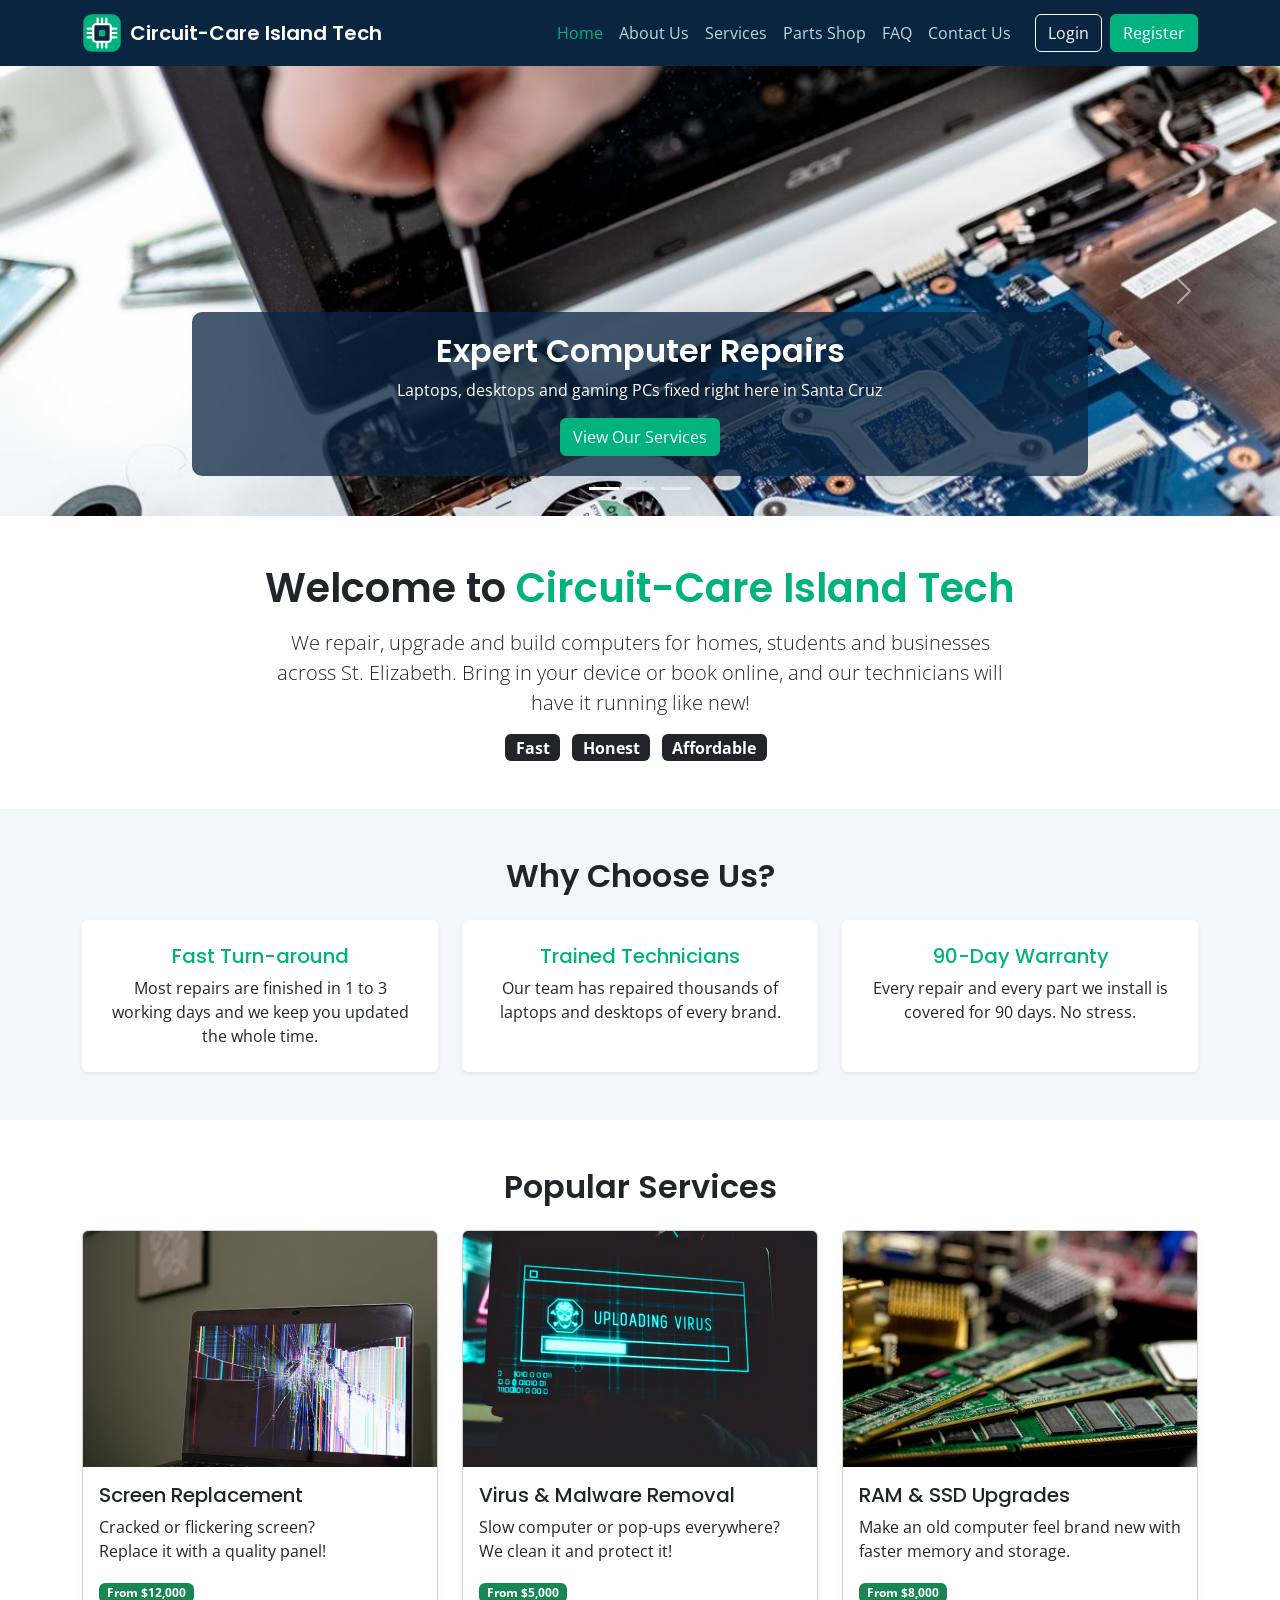
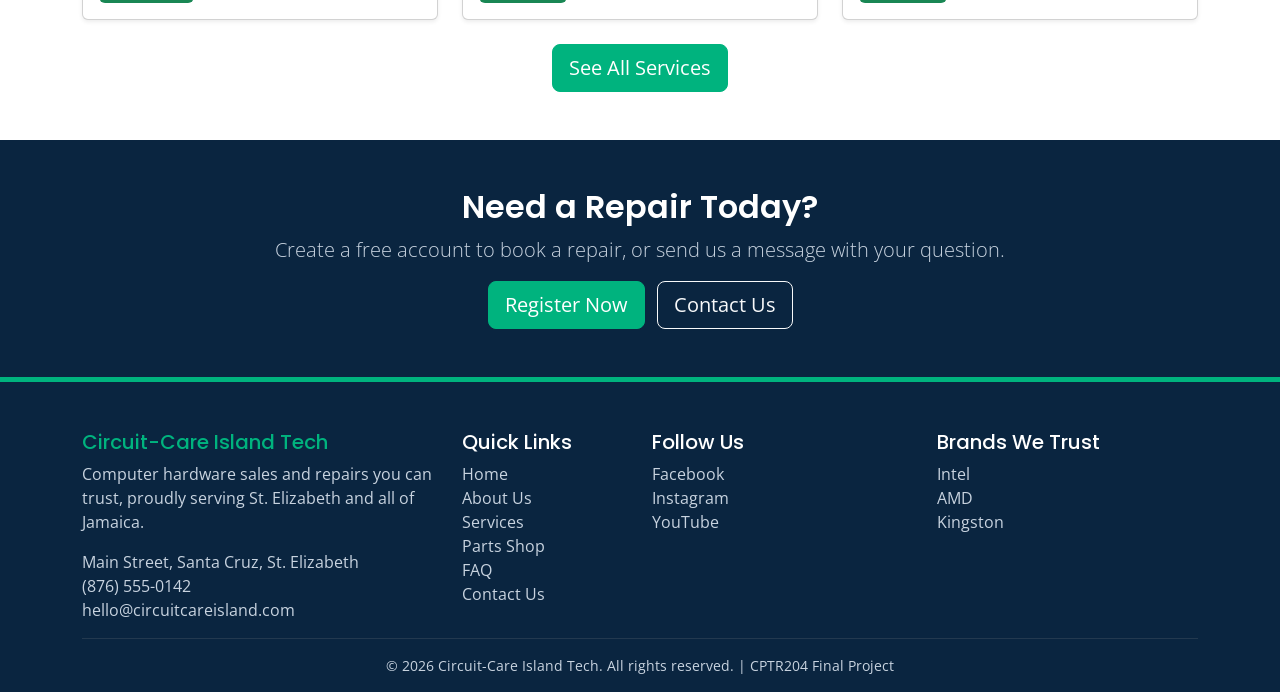
<file: index.html>
<!DOCTYPE html>
<html lang="en">
<head>
  <meta charset="UTF-8">
  <meta name="viewport" content="width=device-width, initial-scale=1.0">
  <title>Home | Circuit-Care Island Tech</title>

  <!-- BOOTSTRAP CSS -->
  <link href="https://cdn.jsdelivr.net/npm/bootstrap@5.3.8/dist/css/bootstrap.min.css" rel="stylesheet">

  <!-- GOOGLE FONTS -->
  <link href="https://fonts.googleapis.com/css2?family=Open+Sans:wght@400;600;700&family=Poppins:wght@500;600;700&display=swap" rel="stylesheet">

  <!-- CSS (EXTERNAL) -->
  <link href="css/style.css" rel="stylesheet">

  <!-- Internal CSS (Home Page Only)-->
   <style>
    
    /* Carousel Pictures */
    .carousel-item img{
      height: 450px;
      object-fit: cover;
    }

    /* Carousel Caption */
    .carousel-caption {
      background-color: rgba(10, 37, 64, 0.75);
      border-radius: 10px;
      padding: 20px;
      bottom: 40px;
    }

    /*Media Query */
    @media(max-width: 767px){
      .carousel-item img {
        height: 250px;
      }
    }

   </style>

</head>
<body>

  <!-- HEADER and NAVBAR -->
  <header>
    <nav class="navbar navbar-expand-lg navbar-dark bg-circuit">
      <div class="container">
        <a class="navbar-brand d-flex align-items-center gap-2" href="index.html">
          <img src="images/logo.svg" alt="Circuit-Care Island Tech logo" width="40" height="40">
          Circuit-Care Island Tech
        </a>
        <button class="navbar-toggler" type="button" data-bs-toggle="collapse" data-bs-target="#mainNav" aria-controls="mainNav" aria-expanded="false" aria-label="Toggle navigation">
          <span class="navbar-toggler-icon"></span>
        </button>

        <div class="collapse navbar-collapse" id="mainNav">
          <ul class="navbar-nav ms-auto">
            <li class="nav-item"><a class="nav-link active" aria-current="page" href="index.html">Home</a></li>
            <li class="nav-item"><a class="nav-link" href="about.html">About Us</a></li>
            <li class="nav-item"><a class="nav-link" href="services.html">Services</a></li>
            <li class="nav-item"><a class="nav-link" href="parts.html">Parts Shop</a></li>
            <li class="nav-item"><a class="nav-link" href="faq.html">FAQ</a></li>
            <li class="nav-item"><a class="nav-link" href="contact.html">Contact Us</a></li>
          </ul>

          <div class="d-flex gap-2 ms-lg-3 mt-2 mt-lg-0">
            <a class="btn btn-outline-light" href="login.html">Login</a>
            <a class="btn btn-circuit" href="register.html">Register</a>
          </div>
        </div>
      </div>
    </nav>
  </header>

  <!-- Main Content -->
  <main>

    <!-- Carousel -->
     <div id="carouselHome" class="carousel slide" data-bs-ride="carousel">

      <!-- Carousel Dots-->
       <div class="carousel-indicators">
        <button type="button" data-bs-target="#carouselHome" data-bs-slide-to="0" class="active"
        aria-current="true" aria-label="Slide 1"></button>

        <button type="button" data-bs-target="#carouselHome" data-bs-slide-to="1" 
        aria-label="Slide 2"></button>

        <button type="button" data-bs-target="#carouselHome" data-bs-slide-to="2" 
        aria-label="Slide 3"></button>
       </div>
       
      <!-- Carousel Slides-->
       <div class="carousel-inner">

        <!-- Slide 1 -->
        <div class="carousel-item active">
         <img src="images/slide1.jpg" class="d-block w-100" alt="Technician repairing a laptop">
        <div class="carousel-caption d-none d-md-block">
          <h2>Expert Computer Repairs</h2>
          <p>Laptops, desktops and gaming PCs fixed right here in Santa Cruz</p>
          <a href="services.html" class="btn btn-circuit">View Our Services</a>
        </div>
       </div>

          <!-- Slide 2 -->
       <div class="carousel-item">
        <img src="images/slide2.jpg" class="d-block w-100" alt="Computer parts on a workbench">
        <div class="carousel-caption d-none d-md-block">
          <h2>Quality Parts &amp; Upgrades</h2>
          <p>SSDs, RAM, graphics cards and more, in stock and ready to install</p>
          <a href="parts.html" class="btn btn-circuit">Shop Parts</a>
        </div>
       </div>

           <!-- Slide 3 -->
       <div class="carousel-item">
        <img src="images/slide3.jpg" class="d-block w-100" alt="Customer booking a repair online">
        <div class="carousel-caption d-none d-md-block">
          <h2>Book Your Repairs Online</h2>
          <p>Create a free account and track your repair from start to finish</p>
          <a href="register.html" class="btn btn-circuit">Create an Account</a>
        </div>
       </div>
      </div>


          <!-- Carousel Arrows -->
      <button class="carousel-control-prev" type="button" data-bs-target="#carouselHome" data-bs-slide="prev">
        <span class="carousel-control-prev-icon" aria-hidden="true"></span>
        <span class="visually-hidden">Previous</span>
      </button>

      <button class="carousel-control-next" type="button" data-bs-target="#carouselHome" data-bs-slide="next">
        <span class="carousel-control-next-icon" aria-hidden="true"></span>
        <span class="visually-hidden">Next</span>
      </button>
    </div>

    <!-- Welcome Section -->
    <section class="py-5 text-center">
      <div class="container">
        <h1 class="mb-3">Welcome to <span class="text-circuit">Circuit-Care Island Tech</span></h1>
        <p class="lead mx-auto" style="max-width: 750px;">
          We repair, upgrade and build computers for homes, students and businesses
          across St. Elizabeth. Bring in your device or book online, and our technicians
          will have it running like new!
        </p>
        <span class="badge text-bg-dark fs-6 me-2">Fast</span>
        <span class="badge text-bg-dark fs-6 me-2">Honest</span>
        <span class="badge text-bg-dark fs-6 me-2">Affordable</span>
      </div>
    </section>

    <!-- Why Choose Us -->
    <section class="bg-soft py-5">
      <div class="container">
        <h2 class="text-center mb-4">Why Choose Us?</h2>
        <div class="row g-4">
          
          <!-- Card 1 (Why Choose Us) -->
          <div class="col-md-4">
            <div class="card h-100 text-center border-0 shadow-sm card-hover">
              <div class="card-body p-4">
                <h3 class="h5 text-circuit">Fast Turn-around</h3>
                <p class="card-text">Most repairs are finished in 1 to 3 working days
                  and we keep you updated the whole time.
                </p>
              </div>
            </div> 
          </div>

          <!-- Card 2 (Why Choose Us) -->
           <div class="col-md-4">
            <div class="card h-100 text-center border-0 shadow-sm card-hover">
              <div class="card-body p-4">
                <h3 class="h5 text-circuit">Trained Technicians</h3>
                <p class="card-text">Our team has repaired thousands of 
                  laptops and desktops of every brand.
                </p>
              </div>
            </div> 
          </div>

          <!-- Card 3 (Why Choose Us) -->
           <div class="col-md-4">
            <div class="card h-100 text-center border-0 shadow-sm card-hover">
              <div class="card-body p-4">
                <h3 class="h5 text-circuit">90-Day Warranty</h3>
                <p class="card-text">Every repair and every part we install
                  is covered for 90 days. No stress.
                </p>
              </div>
            </div> 
          </div>

        </div>
      </div>
    </section>
    
    <!-- Featured Services (Image Cards) -->
     <section class="py-5">
      <div class="container">
        <h2 class="text-center mb-4">Popular Services</h2>
        <div class="row g-4">

          <!-- Service Card 1 -->
           <div class="col-md-4">
            <div class="card h-100 shadow-sm card-hover">
              <img src="images/service-screen.jpg" class="card-img-top" alt="Laptop screen replacement">
              <div class="card-body">
                <h3 class="h5 card-title">Screen Replacement</h3>
                <p class="card-text">Cracked or flickering screen? <br>Replace it with a quality panel!</p>
                <span class="badge text-bg-success">From $12,000</span>
              </div>
            </div>
           </div>

          <!-- Service Card 2 -->
           <div class="col-md-4">
            <div class="card h-100 shadow-sm card-hover">
              <img src="images/service-virus.jpg" class="card-img-top" alt="Virus and malware removal">
              <div class="card-body">
                <h3 class="h5 card-title">Virus &amp; Malware Removal</h3>
                <p class="card-text">Slow computer or pop-ups everywhere? <br>We clean it and protect it!</p>
                <span class="badge text-bg-success">From $5,000</span>
              </div>
            </div>
           </div>

           
          <!-- Service Card 3 -->
           <div class="col-md-4">
            <div class="card h-100 shadow-sm card-hover">
              <img src="images/service-upgrade.jpg" class="card-img-top" alt="RAM and SSD upgrade">
              <div class="card-body">
                <h3 class="h5 card-title">RAM &amp; SSD Upgrades</h3>
                <p class="card-text">Make an old computer feel brand new with faster memory and storage.</p>
                <span class="badge text-bg-success">From $8,000</span>
              </div>
            </div>
           </div>

        </div>
        <div class="text-center mt-4">
          <a href="services.html" class="btn btn-circuit btn-lg">See All Services</a>
        </div>
      </div>
     </section>

    <!-- Call to Action -->
     <section class="bg-circuit text-white py-5 text-center">
      <div class="container">
        <h2>Need a Repair Today?</h2>
        <p class="lead footer-text">Create a free account to book a repair, or
          send us a message with your question.
        </p> 
        <a href="register.html" class="btn btn-circuit btn-lg me-2">Register Now</a>
        <a href="contact.html" class="btn btn-outline-light btn-lg">Contact Us</a>
      </div>
     </section>

  </main>

  <!-- FOOTER -->
  <footer class="bg-circuit text-white pt-5 pb-3">
    <div class="container">
      <div class="row g-4">
        <!-- FOOTER: ABOUT THE STORE -->
        <div class="col-md-4">
          <h2 class="h5 text-circuit">Circuit-Care Island Tech</h2>
          <p class="footer-text">Computer hardware sales and repairs you can trust, proudly serving St. Elizabeth and all of Jamaica.</p>
          <p class="footer-text mb-0">Main Street, Santa Cruz, St. Elizabeth<br>(876) 555-0142<br>hello@circuitcareisland.com</p>
        </div>

        <!-- FOOTER: QUICK LINKS -->
        <div class="col-6 col-md-2">
          <h2 class="h5">Quick Links</h2>
          <ul class="list-unstyled">
            <li><a class="footer-link" href="index.html">Home</a></li>
            <li><a class="footer-link" href="about.html">About Us</a></li>
            <li><a class="footer-link" href="services.html">Services</a></li>
            <li><a class="footer-link" href="parts.html">Parts Shop</a></li>
            <li><a class="footer-link" href="faq.html">FAQ</a></li>
            <li><a class="footer-link" href="contact.html">Contact Us</a></li>
          </ul>
        </div>

        <!-- FOOTER: FOLLOW US (EXTERNAL LINKS - OPEN IN A NEW TAB) -->
        <div class="col-6 col-md-3">
          <h2 class="h5">Follow Us</h2>
          <ul class="list-unstyled">
            <li><a class="footer-link" href="https://www.facebook.com" target="_blank" rel="noopener">Facebook</a></li>
            <li><a class="footer-link" href="https://www.instagram.com" target="_blank" rel="noopener">Instagram</a></li>
            <li><a class="footer-link" href="https://www.youtube.com" target="_blank" rel="noopener">YouTube</a></li>
          </ul>
        </div>

        <!-- FOOTER: BRANDS WE TRUST (EXTERNAL LINKS - OPEN IN A NEW TAB) -->
        <div class="col-md-3">
          <h2 class="h5">Brands We Trust</h2>
          <ul class="list-unstyled">
            <li><a class="footer-link" href="https://www.intel.com" target="_blank" rel="noopener">Intel</a></li>
            <li><a class="footer-link" href="https://www.amd.com" target="_blank" rel="noopener">AMD</a></li>
            <li><a class="footer-link" href="https://www.kingston.com" target="_blank" rel="noopener">Kingston</a></li>
          </ul>
        </div>
      </div>
      <hr class="border-secondary">
      <p class="text-center footer-text small mb-0">&copy; 2026 Circuit-Care Island Tech. All rights reserved. | CPTR204 Final Project</p>
    </div>
  </footer>

  <!-- Bootstrap JavaScript  -->
  <script src="https://cdn.jsdelivr.net/npm/bootstrap@5.3.8/dist/js/bootstrap.bundle.min.js"></script>

  <!-- Shared Code: Accounts, Cart and Navbar (Every Page) -->
  <script src="js/store.js"></script>
</body>
</html>
</file>
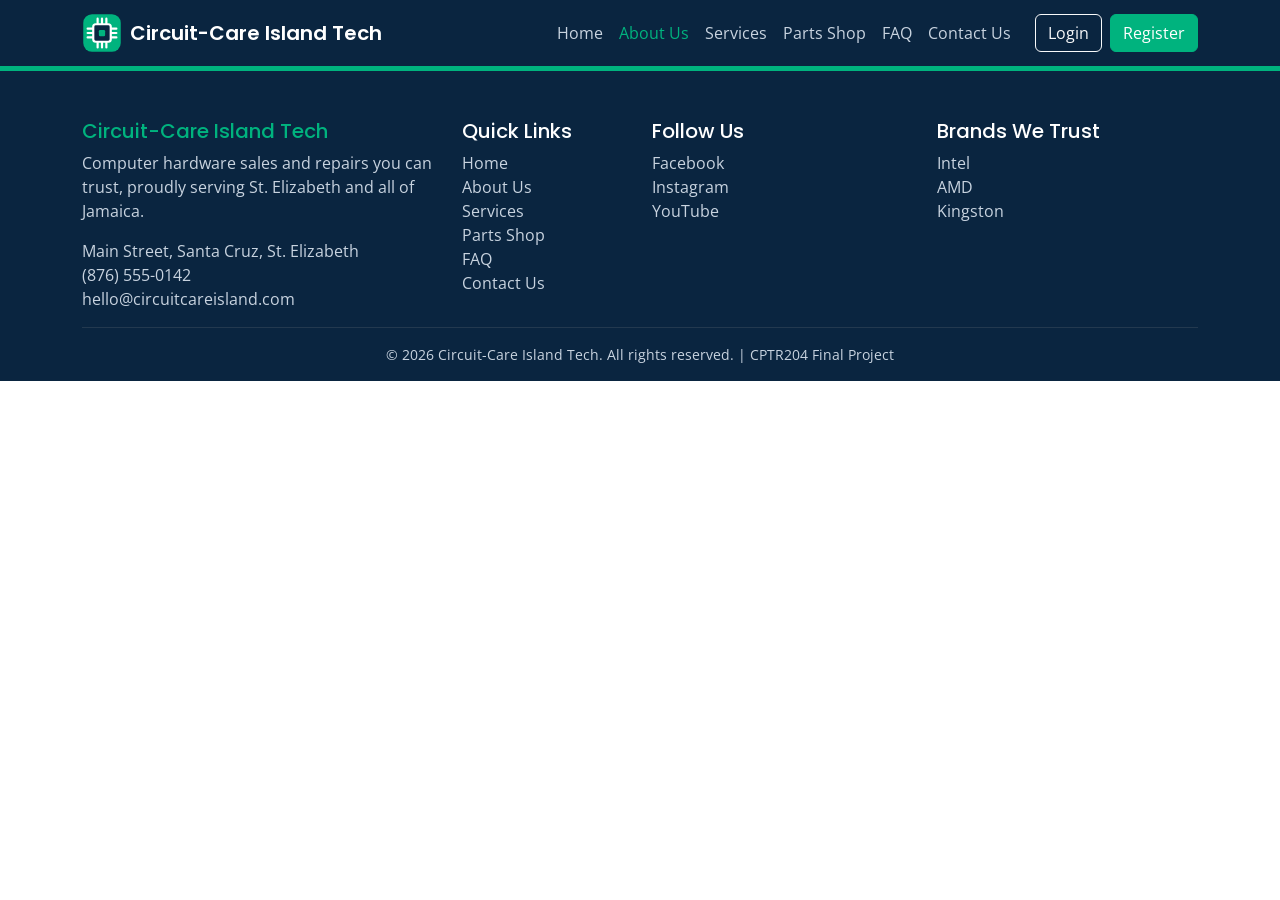
<file: about.html>
<!DOCTYPE html>
<html lang="en">
<head>
  <meta charset="UTF-8">
  <meta name="viewport" content="width=device-width, initial-scale=1.0">
  <title>About Us | Circuit-Care Island Tech</title>

  <!-- BOOTSTRAP CSS -->
  <link href="https://cdn.jsdelivr.net/npm/bootstrap@5.3.8/dist/css/bootstrap.min.css" rel="stylesheet">
  
  <!-- GOOGLE FONTS (Poppins for headings, Open Sans for text) -->
  <link href="https://fonts.googleapis.com/css2?family=Open+Sans:wght@400;600;700&family=Poppins:wght@500;600;700&display=swap" rel="stylesheet">
  <!-- OUR OWN CSS (EXTERNAL) -->
  <link href="css/style.css" rel="stylesheet">
</head>
<body>

  <!-- HEADER + NAVBAR -->
  <header>
    <nav class="navbar navbar-expand-lg navbar-dark bg-circuit">
      <div class="container">
        <a class="navbar-brand d-flex align-items-center gap-2" href="index.html">
          <img src="images/logo.svg" alt="Circuit-Care Island Tech logo" width="40" height="40">
          Circuit-Care Island Tech
        </a>
        <button class="navbar-toggler" type="button" data-bs-toggle="collapse" data-bs-target="#mainNav" aria-controls="mainNav" aria-expanded="false" aria-label="Toggle navigation">
          <span class="navbar-toggler-icon"></span>
        </button>
        <div class="collapse navbar-collapse" id="mainNav">
          <ul class="navbar-nav ms-auto">
            <li class="nav-item"><a class="nav-link" href="index.html">Home</a></li>
            <li class="nav-item"><a class="nav-link active" aria-current="page" href="about.html">About Us</a></li>
            <li class="nav-item"><a class="nav-link" href="services.html">Services</a></li>
            <li class="nav-item"><a class="nav-link" href="parts.html">Parts Shop</a></li>
            <li class="nav-item"><a class="nav-link" href="faq.html">FAQ</a></li>
            <li class="nav-item"><a class="nav-link" href="contact.html">Contact Us</a></li>
          </ul>
          <div class="d-flex gap-2 ms-lg-3 mt-2 mt-lg-0">
            <a class="btn btn-outline-light" href="login.html">Login</a>
            <a class="btn btn-circuit" href="register.html">Register</a>
          </div>
        </div>
      </div>
    </nav>
  </header>

  <!-- MAIN CONTENT -->
  <main>
    <!-- ===== ADRIAN HAMILTON: BUILD THE ABOUT US PAGE CONTENT HERE =====
         Follow the "About Us" section of the guide (guides folder).
         Paste each step's code below this comment, in order. -->
  </main>

  <!-- FOOTER -->
  <footer class="bg-circuit text-white pt-5 pb-3">
    <div class="container">
      <div class="row g-4">
        <!-- FOOTER: ABOUT THE STORE -->
        <div class="col-md-4">
          <h2 class="h5 text-circuit">Circuit-Care Island Tech</h2>
          <p class="footer-text">Computer hardware sales and repairs you can trust, proudly serving St. Elizabeth and all of Jamaica.</p>
          <p class="footer-text mb-0">Main Street, Santa Cruz, St. Elizabeth<br>(876) 555-0142<br>hello@circuitcareisland.com</p>
        </div>
        <!-- FOOTER: QUICK LINKS -->
        <div class="col-6 col-md-2">
          <h2 class="h5">Quick Links</h2>
          <ul class="list-unstyled">
            <li><a class="footer-link" href="index.html">Home</a></li>
            <li><a class="footer-link" href="about.html">About Us</a></li>
            <li><a class="footer-link" href="services.html">Services</a></li>
            <li><a class="footer-link" href="parts.html">Parts Shop</a></li>
            <li><a class="footer-link" href="faq.html">FAQ</a></li>
            <li><a class="footer-link" href="contact.html">Contact Us</a></li>
          </ul>
        </div>
        <!-- FOOTER: FOLLOW US (EXTERNAL LINKS - OPEN IN A NEW TAB) -->
        <div class="col-6 col-md-3">
          <h2 class="h5">Follow Us</h2>
          <ul class="list-unstyled">
            <li><a class="footer-link" href="https://www.facebook.com" target="_blank" rel="noopener">Facebook</a></li>
            <li><a class="footer-link" href="https://www.instagram.com" target="_blank" rel="noopener">Instagram</a></li>
            <li><a class="footer-link" href="https://www.youtube.com" target="_blank" rel="noopener">YouTube</a></li>
          </ul>
        </div>
        <!-- FOOTER: BRANDS WE TRUST (EXTERNAL LINKS - OPEN IN A NEW TAB) -->
        <div class="col-md-3">
          <h2 class="h5">Brands We Trust</h2>
          <ul class="list-unstyled">
            <li><a class="footer-link" href="https://www.intel.com" target="_blank" rel="noopener">Intel</a></li>
            <li><a class="footer-link" href="https://www.amd.com" target="_blank" rel="noopener">AMD</a></li>
            <li><a class="footer-link" href="https://www.kingston.com" target="_blank" rel="noopener">Kingston</a></li>
          </ul>
        </div>
      </div>
      <hr class="border-secondary">
      <p class="text-center footer-text small mb-0">&copy; 2026 Circuit-Care Island Tech. All rights reserved. | CPTR204 Final Project</p>
    </div>
  </footer>

  <!-- BOOTSTRAP JAVASCRIPT (needed for the navbar menu, carousel and accordion) -->
  <script src="https://cdn.jsdelivr.net/npm/bootstrap@5.3.8/dist/js/bootstrap.bundle.min.js"></script>

  <!-- Shared Code: Accounts, Cart and Navbar (Every Page) -->
  <script src="js/store.js"></script>
</body>
</html>
</file>
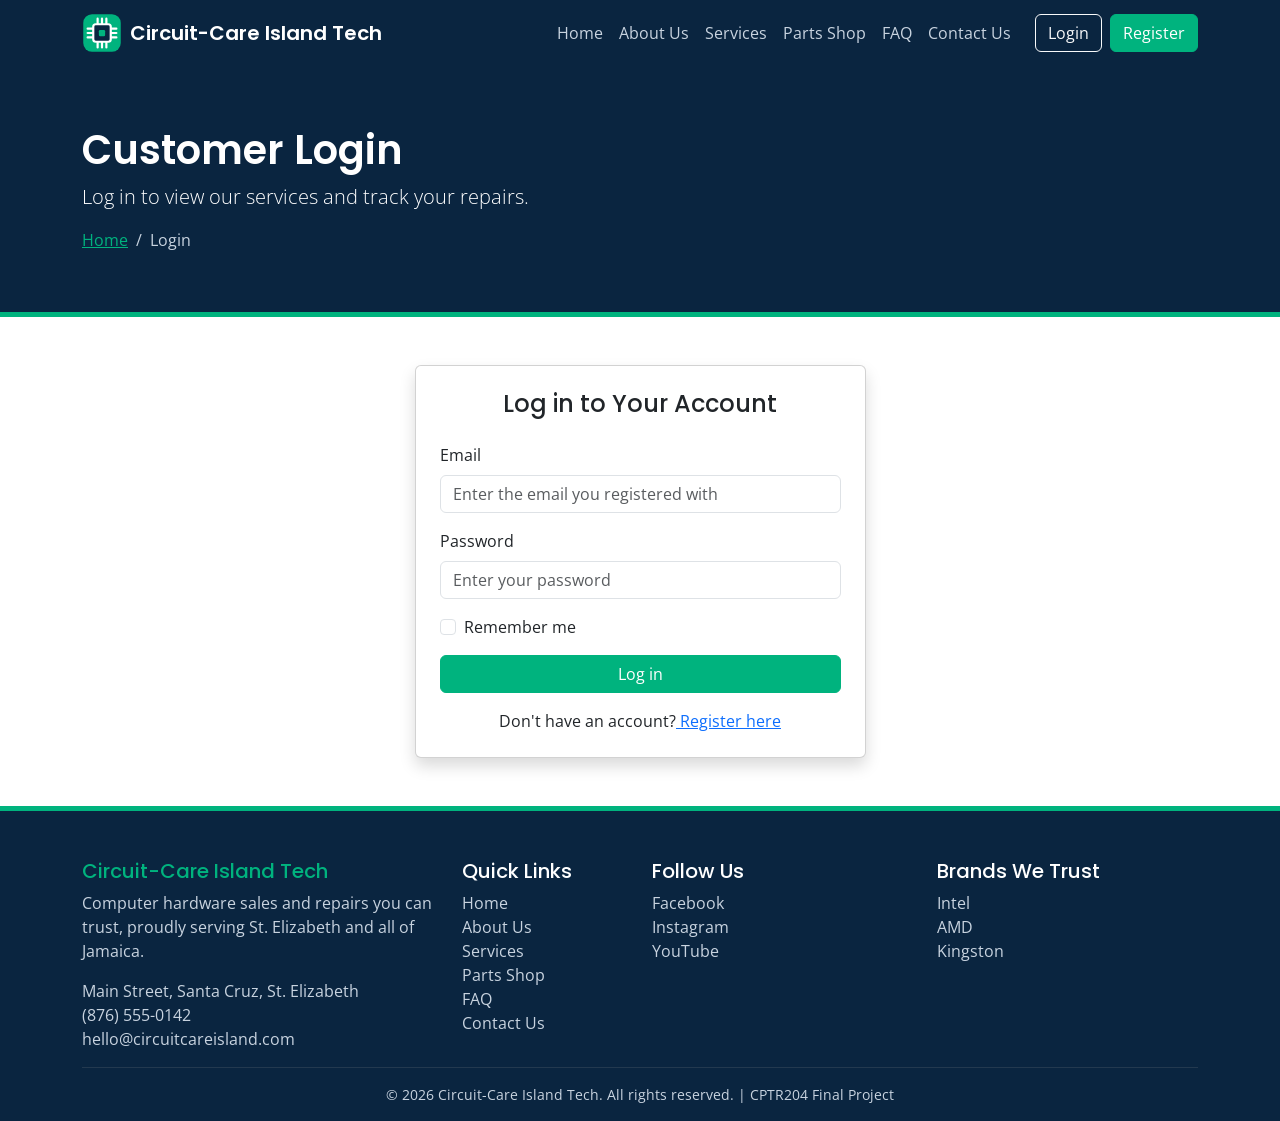
<file: admin.html>
<!DOCTYPE html>
<html lang="en">
<head>
  <meta charset="UTF-8">
  <meta name="viewport" content="width=device-width, initial-scale=1.0">
  <title>Admin Panel | Circuit-Care Island Tech</title>

  <!-- BOOTSTRAP CSS -->
  <link href="https://cdn.jsdelivr.net/npm/bootstrap@5.3.8/dist/css/bootstrap.min.css" rel="stylesheet">

  <!-- GOOGLE FONTS (Poppins for headings, Open Sans for text) -->
  <link href="https://fonts.googleapis.com/css2?family=Open+Sans:wght@400;600;700&family=Poppins:wght@500;600;700&display=swap" rel="stylesheet">
  
  <!-- OUR OWN CSS (EXTERNAL) -->
  <link href="css/style.css" rel="stylesheet">
</head>
<body>

  <!-- HEADER + NAVBAR -->
  <header>
    <nav class="navbar navbar-expand-lg navbar-dark bg-circuit">
      <div class="container">
        <a class="navbar-brand d-flex align-items-center gap-2" href="index.html">
          <img src="images/logo.svg" alt="Circuit-Care Island Tech logo" width="40" height="40">
          Circuit-Care Island Tech
        </a>
        <button class="navbar-toggler" type="button" data-bs-toggle="collapse" data-bs-target="#mainNav" aria-controls="mainNav" aria-expanded="false" aria-label="Toggle navigation">
          <span class="navbar-toggler-icon"></span>
        </button>
        <div class="collapse navbar-collapse" id="mainNav">
          <ul class="navbar-nav ms-auto">
            <li class="nav-item"><a class="nav-link" href="index.html">Home</a></li>
            <li class="nav-item"><a class="nav-link" href="about.html">About Us</a></li>
            <li class="nav-item"><a class="nav-link" href="services.html">Services</a></li>
            <li class="nav-item"><a class="nav-link" href="parts.html">Parts Shop</a></li>
            <li class="nav-item"><a class="nav-link" href="faq.html">FAQ</a></li>
            <li class="nav-item"><a class="nav-link" href="contact.html">Contact Us</a></li>
          </ul>
          <div class="d-flex gap-2 ms-lg-3 mt-2 mt-lg-0">
            <a class="btn btn-outline-light" href="login.html">Login</a>
            <a class="btn btn-circuit" href="register.html">Register</a>
          </div>
        </div>
      </div>
    </nav>
  </header>

  <!-- Main Content -->
  <main>
    <!-- Page Banner -->
    <section class="page-banner">
      <div class="container">
        <h1>Admin Panel</h1>
        <p class="lead mb-0">Registered customers and orders placed on the website.</p>
      </div>
    </section>

    <!-- Admin Area -->
    <section class="py-5" id="adminArea">
      <div class="container">

        <!-- Summary Cards -->
        <div class="row g-4 mb-5 text-center">

          <div class="col-md-4">
            <div class="card border-0 shadow-sm h-100">
              <div class="card-body">
                <p class="text-muted mb-1">Registered Customers</p>
                <p class="display-6 fw-bold text-circuit mb-0" id="customerCount">0</p>
              </div>
            </div>
          </div>

          <div class="col-md-4">
            <div class="card border-0 shadow-sm h-100">
              <div class="card-body">
                <p class="text-muted mb-1">Orders Placed</p>
                <p class="display-6 fw-bold text-circuit mb-0" id="orderCount">0</p>
              </div>
            </div>
          </div>

          <div class="col-md-4">
            <div class="card border-0 shadow-sm h-100">
              <div class="card-body">
                <p class="text-muted mb-1">Total Sales</p>
                <p class="display-6 fw-bold text-circuit mb-0" id="salesTotal">$0</p>
              </div>
            </div>
          </div>

        </div>

        <!-- Customers Table -->
        <h2 class="h4 mb-3">Registered Customers</h2>
        <div class="table-responsive mb-5">
          <table class="table table-striped table-hover">
            <thead class="table-dark">
              <tr>
                <th>Name</th>
                <th>Email</th>
                <th>Phone</th>
                <th>Main Device</th>
              </tr>
            </thead>

            <tbody id="customerRows"></tbody>
          </table>
        </div>

        <!-- Orders Table -->
        <h2 class="h4 mb-3">Orders</h2>
        <div class="table-responsive mb-4">
          <table class="table table-striped table-hover">
            <thead class="table-dark">
              <tr>
                <th>Order #</th>
                <th>Customer</th>
                <th>Items</th>
                <th>Delivery</th>
                <th>Payment</th>
                <th>Total</th>
                <th>Date</th>
              </tr>
            </thead>

            <tbody id="orderRows"></tbody>
          </table>
        </div>

        <!-- Reset Button (For Testing Before the Demo) -->
        <button type="button" class="btn btn-outline-danger" onclick="clearDemoData()">Clear all customers and orders</button>

      </div>
    </section>

  </main>

  <!-- FOOTER -->
  <footer class="bg-circuit text-white pt-5 pb-3">
    <div class="container">
      <div class="row g-4">

        <!-- FOOTER: ABOUT THE STORE -->
        <div class="col-md-4">
          <h2 class="h5 text-circuit">Circuit-Care Island Tech</h2>
          <p class="footer-text">Computer hardware sales and repairs you can trust, proudly serving St. Elizabeth and all of Jamaica.</p>
          <p class="footer-text mb-0">Main Street, Santa Cruz, St. Elizabeth<br>(876) 555-0142<br>hello@circuitcareisland.com</p>
        </div>

        <!-- FOOTER: QUICK LINKS -->
        <div class="col-6 col-md-2">
          <h2 class="h5">Quick Links</h2>
          <ul class="list-unstyled">
            <li><a class="footer-link" href="index.html">Home</a></li>
            <li><a class="footer-link" href="about.html">About Us</a></li>
            <li><a class="footer-link" href="services.html">Services</a></li>
            <li><a class="footer-link" href="parts.html">Parts Shop</a></li>
            <li><a class="footer-link" href="faq.html">FAQ</a></li>
            <li><a class="footer-link" href="contact.html">Contact Us</a></li>
          </ul>
        </div>
        
        <!-- FOOTER: FOLLOW US (EXTERNAL LINKS - OPEN IN A NEW TAB) -->
        <div class="col-6 col-md-3">
          <h2 class="h5">Follow Us</h2>
          <ul class="list-unstyled">
            <li><a class="footer-link" href="https://www.facebook.com" target="_blank" rel="noopener">Facebook</a></li>
            <li><a class="footer-link" href="https://www.instagram.com" target="_blank" rel="noopener">Instagram</a></li>
            <li><a class="footer-link" href="https://www.youtube.com" target="_blank" rel="noopener">YouTube</a></li>
          </ul>
        </div>

        <!-- FOOTER: BRANDS WE TRUST (EXTERNAL LINKS - OPEN IN A NEW TAB) -->
        <div class="col-md-3">
          <h2 class="h5">Brands We Trust</h2>
          <ul class="list-unstyled">
            <li><a class="footer-link" href="https://www.intel.com" target="_blank" rel="noopener">Intel</a></li>
            <li><a class="footer-link" href="https://www.amd.com" target="_blank" rel="noopener">AMD</a></li>
            <li><a class="footer-link" href="https://www.kingston.com" target="_blank" rel="noopener">Kingston</a></li>
          </ul>
        </div>
      </div>
      <hr class="border-secondary">
      <p class="text-center footer-text small mb-0">&copy; 2026 Circuit-Care Island Tech. All rights reserved. | CPTR204 Final Project</p>
    </div>
  </footer>

  <!-- BOOTSTRAP JAVASCRIPT -->
  <script src="https://cdn.jsdelivr.net/npm/bootstrap@5.3.8/dist/js/bootstrap.bundle.min.js"></script>

  <!-- Shared Code: Accounts, Cart and Navbar (Every Page) -->
  <script src="js/store.js"></script>

  <!-- OUR JAVASCRIPT FOR THIS PAGE -->
  <script src="js/admin.js"></script>
</body>
</html>
</file>
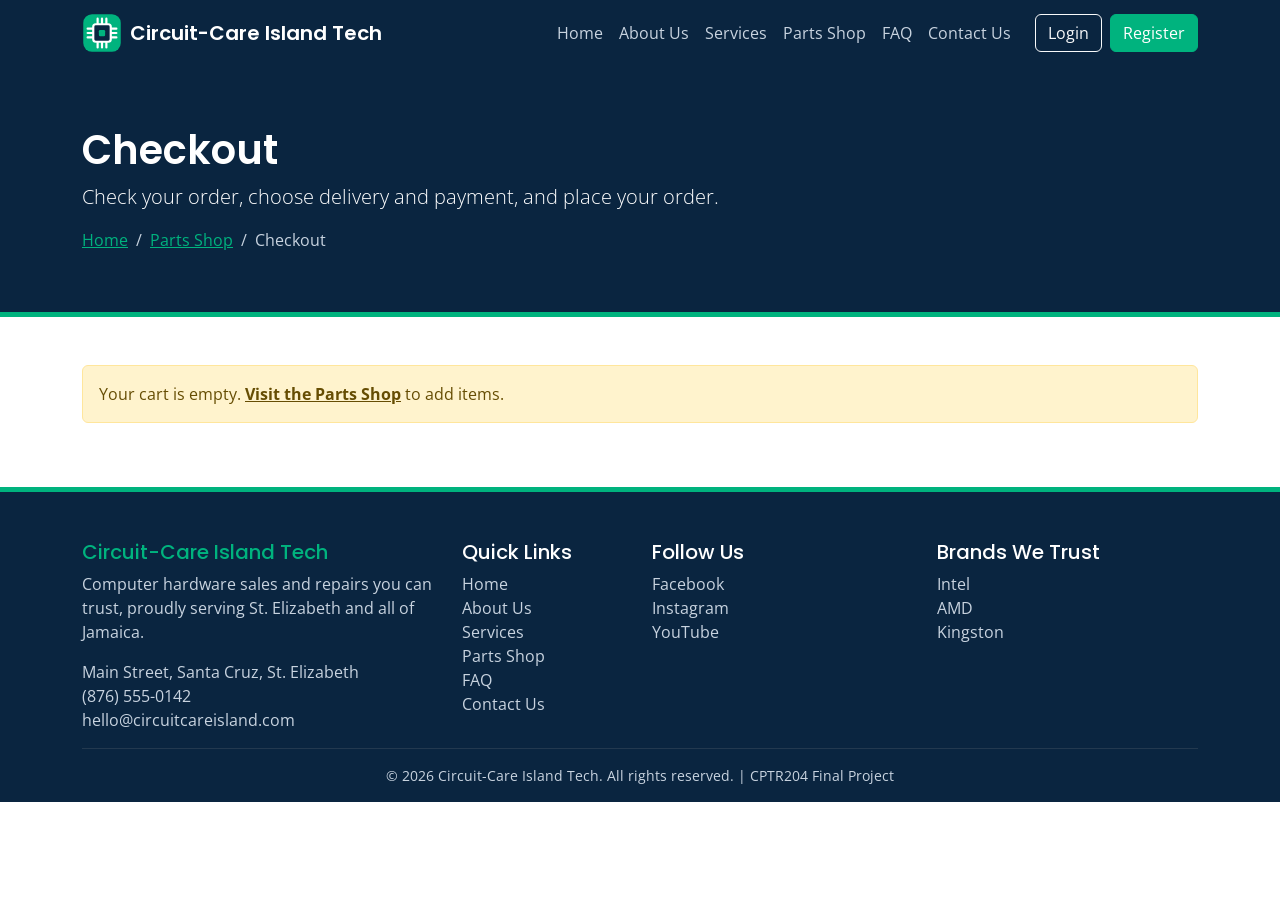
<file: checkout.html>
<!DOCTYPE html>
<html lang="en">
<head>
  <meta charset="UTF-8">
  <meta name="viewport" content="width=device-width, initial-scale=1.0">
  <title>Checkout | Circuit-Care Island Tech</title>

  <!-- BOOTSTRAP CSS -->
  <link href="https://cdn.jsdelivr.net/npm/bootstrap@5.3.8/dist/css/bootstrap.min.css" rel="stylesheet">

  <!-- GOOGLE FONTS (Poppins for headings, Open Sans for text) -->
  <link href="https://fonts.googleapis.com/css2?family=Open+Sans:wght@400;600;700&family=Poppins:wght@500;600;700&display=swap" rel="stylesheet">
  
  <!-- OUR OWN CSS (EXTERNAL) -->
  <link href="css/style.css" rel="stylesheet">
</head>
<body>

  <!-- HEADER + NAVBAR -->
  <header>
    <nav class="navbar navbar-expand-lg navbar-dark bg-circuit">
      <div class="container">
        <a class="navbar-brand d-flex align-items-center gap-2" href="index.html">
          <img src="images/logo.svg" alt="Circuit-Care Island Tech logo" width="40" height="40">
          Circuit-Care Island Tech
        </a>
        <button class="navbar-toggler" type="button" data-bs-toggle="collapse" data-bs-target="#mainNav" aria-controls="mainNav" aria-expanded="false" aria-label="Toggle navigation">
          <span class="navbar-toggler-icon"></span>
        </button>
        <div class="collapse navbar-collapse" id="mainNav">
          <ul class="navbar-nav ms-auto">
            <li class="nav-item"><a class="nav-link" href="index.html">Home</a></li>
            <li class="nav-item"><a class="nav-link" href="about.html">About Us</a></li>
            <li class="nav-item"><a class="nav-link" href="services.html">Services</a></li>
            <li class="nav-item"><a class="nav-link" href="parts.html">Parts Shop</a></li>
            <li class="nav-item"><a class="nav-link" href="faq.html">FAQ</a></li>
            <li class="nav-item"><a class="nav-link" href="contact.html">Contact Us</a></li>
          </ul>
          <div class="d-flex gap-2 ms-lg-3 mt-2 mt-lg-0">
            <a class="btn btn-outline-light" href="login.html">Login</a>
            <a class="btn btn-circuit" href="register.html">Register</a>
          </div>
        </div>
      </div>
    </nav>
  </header>

  <!-- Main Content -->
  <main>
    <!-- Page Banner and Breadcrumb -->
    <section class="page-banner">
      <div class="container">
        <h1>Checkout</h1>
        <p class="lead mb-3">Check your order, choose delivery and payment, and place your order.</p>
        <nav aria-label="breadcrumb">
          <ol class="breadcrumb mb-0">
            <li class="breadcrumb-item"><a href="index.html">Home</a></li>
            <li class="breadcrumb-item"><a href="parts.html">Parts Shop</a></li>
            <li class="breadcrumb-item active" aria-current="page">Checkout</li>
          </ol>
        </nav>
      </div>
    </section>

    <!-- Checkout -->
    <section class="py-5">
      <div class="container">

        <!-- Message Box (Javascript Message) -->
        <div id="checkoutMessage"></div>

        <div class="row g-5" id="checkoutRow">

          <!-- Checkout Form (Left) -->
          <div class="col-lg-7">
            <div class="card shadow-sm">
              <div class="card-body p-4">
                <form id="checkoutForm">

                  <!-- Delivery Details -->
                  <fieldset class="mb-4">
                    <legend class="h6 text-circuit">Delivery Details</legend>
                    <div class="row g-3">

                      <div class="col-md-6">
                        <label for="fullName" class="form-label">Full Name</label>
                        <input type="text" class="form-control" id="fullName" placeholder="example: Kerry-Ann Smith">
                      </div>

                      <div class="col-md-6">
                        <label for="checkoutPhone" class="form-label">Phone Number</label>
                        <input type="tel" class="form-control" id="checkoutPhone" placeholder="example: 876-566-1234">
                      </div>

                      <div class="col-12">
                        <label for="deliveryMethod" class="form-label">How do you want your order?</label>
                        <select class="form-select" id="deliveryMethod">
                          <option value="Pickup">Pick up at our Santa Cruz store (free)</option>
                          <option value="Delivery">Island-wide delivery (+ $1,000)</option>
                        </select>
                      </div>

                      <!-- Address (Only Shows When Delivery Is Chosen) -->
                      <div class="col-12 d-none" id="addressBox">
                        <label for="address" class="form-label">Delivery Address</label>
                        <textarea class="form-control" id="address" rows="2" placeholder="Street, town and parish"></textarea>
                      </div>

                    </div>
                  </fieldset>

                  <!-- Payment -->
                  <fieldset class="mb-4">
                    <legend class="h6 text-circuit">Payment</legend>

                    <div class="form-check">
                      <input class="form-check-input" type="radio" name="payMethod" id="payLater" value="later" checked>
                      <label class="form-check-label" for="payLater">Pay on pickup or delivery (cash or card)</label>
                    </div>

                    <div class="form-check">
                      <input class="form-check-input" type="radio" name="payMethod" id="payCard" value="card">
                      <label class="form-check-label" for="payCard">Pay online with a card</label>
                    </div>

                    <!-- Card Details (Only Shows When Pay Online Is Chosen) -->
                    <div class="d-none mt-3" id="cardBox">
                      <div class="alert alert-warning small">
                        <strong>Demo only:</strong> Do not type a real card number. Card details are never saved.
                      </div>

                      <div class="row g-3">
                        <div class="col-12">
                          <label for="cardName" class="form-label">Name on Card</label>
                          <input type="text" class="form-control" id="cardName" placeholder="example: K SMITH" autocomplete="off">
                        </div>

                        <div class="col-12">
                          <label for="cardNumber" class="form-label">Card Number (16 digits)</label>
                          <input type="text" class="form-control" id="cardNumber" placeholder="1234 5678 9012 3456" maxlength="19" inputmode="numeric" autocomplete="off">
                        </div>

                        <div class="col-6">
                          <label for="cardExpiry" class="form-label">Expiry (MM/YY)</label>
                          <input type="text" class="form-control" id="cardExpiry" placeholder="08/28" maxlength="5" autocomplete="off">
                        </div>

                        <div class="col-6">
                          <label for="cardCvv" class="form-label">CVV (3 digits)</label>
                          <input type="password" class="form-control" id="cardCvv" placeholder="123" maxlength="3" inputmode="numeric" autocomplete="off">
                        </div>
                      </div>
                    </div>
                  </fieldset>

                  <button type="submit" class="btn btn-circuit w-100">Place Order</button>
                </form>
              </div>
            </div>
          </div>

          <!-- Order Summary (Right) -->
          <div class="col-lg-5">
            <div class="card shadow-sm">
              <div class="card-body p-4">
                <h2 class="h5 mb-3">Order Summary</h2>
                <ul class="list-group list-group-flush" id="summaryList"></ul>

                <div class="d-flex justify-content-between mt-3">
                  <span>Delivery</span>
                  <span id="deliveryFee">Free</span>
                </div>

                <hr>

                <div class="d-flex justify-content-between h5">
                  <span>Total</span>
                  <span class="text-circuit" id="orderTotal">$0</span>
                </div>

                <a href="parts.html" class="btn btn-outline-dark btn-sm mt-2">Back to Parts Shop</a>
              </div>
            </div>
          </div>

        </div>
      </div>
    </section>

  </main>

  <!-- FOOTER -->
  <footer class="bg-circuit text-white pt-5 pb-3">
    <div class="container">
      <div class="row g-4">

        <!-- FOOTER: ABOUT THE STORE -->
        <div class="col-md-4">
          <h2 class="h5 text-circuit">Circuit-Care Island Tech</h2>
          <p class="footer-text">Computer hardware sales and repairs you can trust, proudly serving St. Elizabeth and all of Jamaica.</p>
          <p class="footer-text mb-0">Main Street, Santa Cruz, St. Elizabeth<br>(876) 555-0142<br>hello@circuitcareisland.com</p>
        </div>

        <!-- FOOTER: QUICK LINKS -->
        <div class="col-6 col-md-2">
          <h2 class="h5">Quick Links</h2>
          <ul class="list-unstyled">
            <li><a class="footer-link" href="index.html">Home</a></li>
            <li><a class="footer-link" href="about.html">About Us</a></li>
            <li><a class="footer-link" href="services.html">Services</a></li>
            <li><a class="footer-link" href="parts.html">Parts Shop</a></li>
            <li><a class="footer-link" href="faq.html">FAQ</a></li>
            <li><a class="footer-link" href="contact.html">Contact Us</a></li>
          </ul>
        </div>
        
        <!-- FOOTER: FOLLOW US (EXTERNAL LINKS - OPEN IN A NEW TAB) -->
        <div class="col-6 col-md-3">
          <h2 class="h5">Follow Us</h2>
          <ul class="list-unstyled">
            <li><a class="footer-link" href="https://www.facebook.com" target="_blank" rel="noopener">Facebook</a></li>
            <li><a class="footer-link" href="https://www.instagram.com" target="_blank" rel="noopener">Instagram</a></li>
            <li><a class="footer-link" href="https://www.youtube.com" target="_blank" rel="noopener">YouTube</a></li>
          </ul>
        </div>

        <!-- FOOTER: BRANDS WE TRUST (EXTERNAL LINKS - OPEN IN A NEW TAB) -->
        <div class="col-md-3">
          <h2 class="h5">Brands We Trust</h2>
          <ul class="list-unstyled">
            <li><a class="footer-link" href="https://www.intel.com" target="_blank" rel="noopener">Intel</a></li>
            <li><a class="footer-link" href="https://www.amd.com" target="_blank" rel="noopener">AMD</a></li>
            <li><a class="footer-link" href="https://www.kingston.com" target="_blank" rel="noopener">Kingston</a></li>
          </ul>
        </div>
      </div>
      <hr class="border-secondary">
      <p class="text-center footer-text small mb-0">&copy; 2026 Circuit-Care Island Tech. All rights reserved. | CPTR204 Final Project</p>
    </div>
  </footer>

  <!-- BOOTSTRAP JAVASCRIPT -->
  <script src="https://cdn.jsdelivr.net/npm/bootstrap@5.3.8/dist/js/bootstrap.bundle.min.js"></script>

  <!-- Shared Code: Accounts, Cart and Navbar (Every Page) -->
  <script src="js/store.js"></script>

  <!-- OUR JAVASCRIPT FOR THIS PAGE -->
  <script src="js/checkout.js"></script>
</body>
</html>
</file>
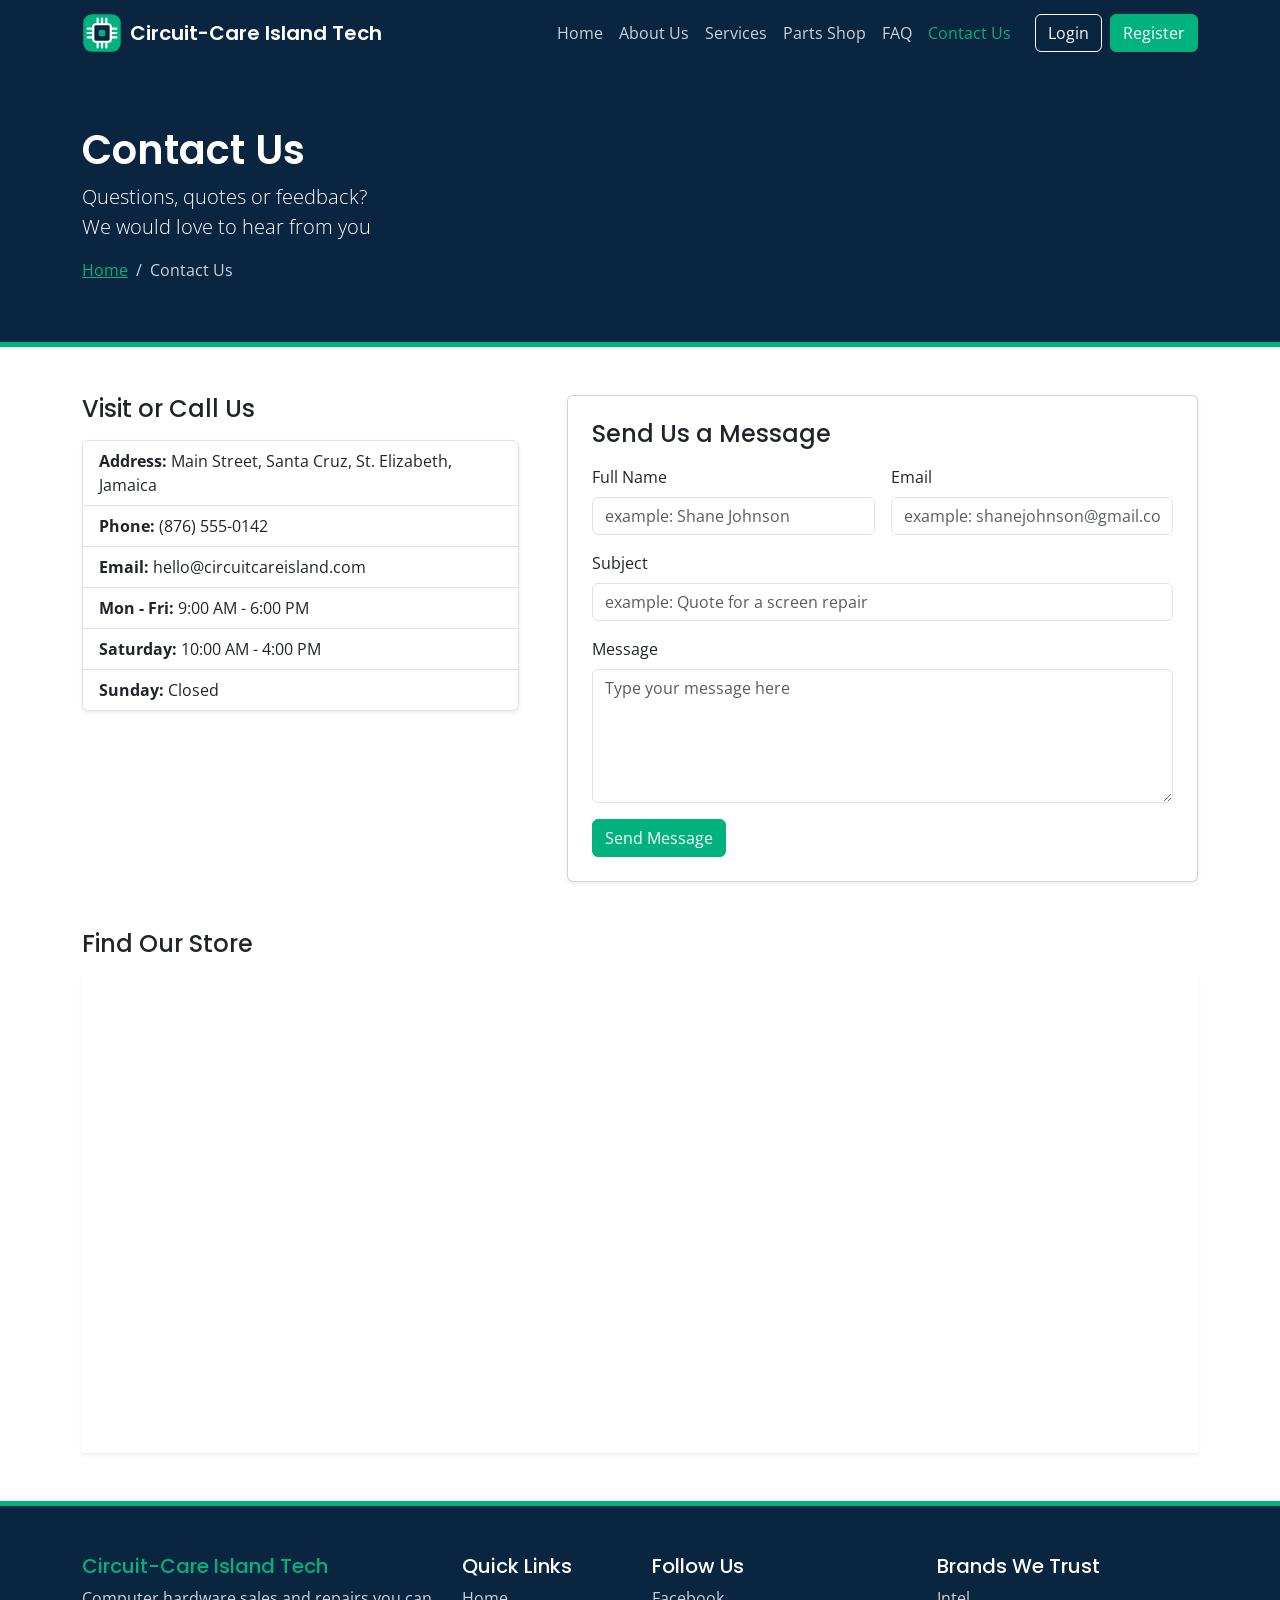
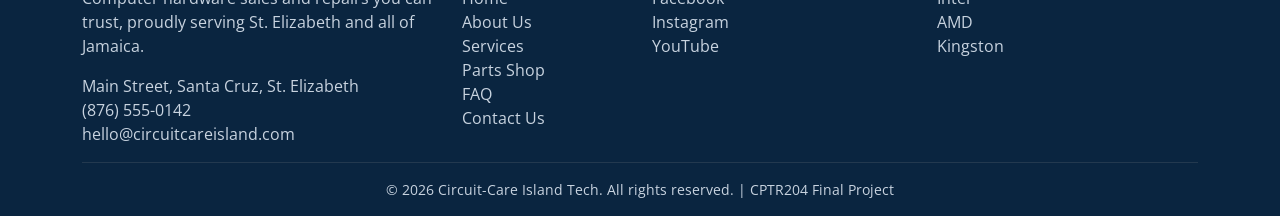
<file: contact.html>
<!DOCTYPE html>
<html lang="en">
<head>
  <meta charset="UTF-8">
  <meta name="viewport" content="width=device-width, initial-scale=1.0">
  <title>Contact Us | Circuit-Care Island Tech</title>

  <!-- BOOTSTRAP CSS -->
  <link href="https://cdn.jsdelivr.net/npm/bootstrap@5.3.8/dist/css/bootstrap.min.css" rel="stylesheet">

  <!-- GOOGLE FONTS (Poppins for headings, Open Sans for text) -->
  <link href="https://fonts.googleapis.com/css2?family=Open+Sans:wght@400;600;700&family=Poppins:wght@500;600;700&display=swap" rel="stylesheet">

  <!-- OUR OWN CSS (EXTERNAL) -->
  <link href="css/style.css" rel="stylesheet">
</head>
<body>

  <!-- HEADER and NAVBAR -->
  <header>
    <nav class="navbar navbar-expand-lg navbar-dark bg-circuit">
      <div class="container">
        <a class="navbar-brand d-flex align-items-center gap-2" href="index.html">
          <img src="images/logo.svg" alt="Circuit-Care Island Tech logo" width="40" height="40">
          Circuit-Care Island Tech
        </a>
        <button class="navbar-toggler" type="button" data-bs-toggle="collapse" data-bs-target="#mainNav" aria-controls="mainNav" aria-expanded="false" aria-label="Toggle navigation">
          <span class="navbar-toggler-icon"></span>
        </button>
        <div class="collapse navbar-collapse" id="mainNav">
          <ul class="navbar-nav ms-auto">
            <li class="nav-item"><a class="nav-link" href="index.html">Home</a></li>
            <li class="nav-item"><a class="nav-link" href="about.html">About Us</a></li>
            <li class="nav-item"><a class="nav-link" href="services.html">Services</a></li>
            <li class="nav-item"><a class="nav-link" href="parts.html">Parts Shop</a></li>
            <li class="nav-item"><a class="nav-link" href="faq.html">FAQ</a></li>
            <li class="nav-item"><a class="nav-link active" aria-current="page" href="contact.html">Contact Us</a></li>
          </ul>
          <div class="d-flex gap-2 ms-lg-3 mt-2 mt-lg-0">
            <a class="btn btn-outline-light" href="login.html">Login</a>
            <a class="btn btn-circuit" href="register.html">Register</a>
          </div>
        </div>
      </div>
    </nav>
  </header>

  <!-- Main Content -->
  <main>
    <!-- Page Banner and Breadcrumb-->
     <section class="page-banner">
      <div class="container">
        <h1>Contact Us</h1>
        <p class="lead mb-3">Questions, quotes or feedback? <br> We would love to hear from you</p>
        <nav aria-label="breadcrumb">
          <ol class="breadcrumb mb-0">
            <li class="breadcrumb-item"><a href="index.html">Home</a></li>
            <li class="breadcrumb-item active" aria-current="page">Contact Us</li>
          </ol>
        </nav>
      </div>
     </section>

    <!-- Contact Info and Contact Form-->
     <section class="py-5">
      <div class="container">
        <div class="row g-5">
          <!-- Contact Info (List Group) -->
           <div class="col-lg-5">
            <h2 class="h4 mb-3">Visit or Call Us</h2>
            <ul class="list-group shadow-sm">
              <li class="list-group-item"><strong>Address:</strong> Main Street, Santa Cruz, St. Elizabeth, Jamaica</li>
              <li class="list-group-item"><strong>Phone:</strong> (876) 555-0142</li>
              <li class="list-group-item"><strong>Email:</strong> hello@circuitcareisland.com</li>
              <li class="list-group-item"><strong>Mon - Fri:</strong> 9:00 AM - 6:00 PM</li>
              <li class="list-group-item"><strong>Saturday:</strong> 10:00 AM - 4:00 PM</li>
              <li class="list-group-item"><strong>Sunday:</strong> Closed</li>
            </ul>
           </div>

           <!-- Contact Form-->
            <div class="col-lg-7">
              <div class="card shadow-sm">
                <div class="card-body p-4">
                  <h2 class="h4 mb-3">Send Us a Message</h2>

                  <!-- Message Box (Javascript Message)-->
                   <div id="contactMessage"></div>

                   <!--Contact Form -->
                   <form id="contactForm">
                    <div class="row g-3">
                      <div class="col-md-6">
                        <label for="contactName" class="form-label">Full Name</label>
                        <input type="text" class="form-control" id="contactName" placeholder="example: Shane Johnson">
                      </div>

                      <div class="col-md-6">
                        <label for="contactEmail" class="form-label">Email</label>
                        <input type="email" class="form-control" id="contactEmail" placeholder="example: shanejohnson@gmail.com">
                      </div>

                      <div class="col-md-12">
                        <label for="contactSubject" class="form-label">Subject</label>
                        <input type="text" class="form-control" id="contactSubject" placeholder="example: Quote for a screen repair">
                    </div>

                    <div class="col-md-12">
                        <label for="contactText" class="form-label">Message</label>
                        <textarea class="form-control" id="contactText" rows="5" placeholder="Type your message here"></textarea>
                    </div>

                    <div class="col-12">
                      <button type="submit" class="btn btn-circuit">Send Message</button>
                    </div>
                    </div>
                   </form>
                </div>
              </div>
            </div>
        </div>
      </div>
     </section>
    
     <!-- Google Map -->
      <section class="pb-5">
        <div class="container">
          <h2 class="h4 mb-3">Find Our Store</h2>

          <div class="ratio ratio-21x9 shadow-sm">
            <iframe src="https://maps.google.com/maps?q=Santa+Cruz,+St.+Elizabeth,+Jamaica&amp;z=14&amp;output=embed" title="Map of Santa Cruz, St. Elizabeth" 
            loading="lazy"></iframe>
          </div>
        </div>
      </section>

   
  </main>

  <!-- FOOTER -->
  <footer class="bg-circuit text-white pt-5 pb-3">
    <div class="container">
      <div class="row g-4">
        
        <!-- FOOTER: ABOUT THE STORE -->
        <div class="col-md-4">
          <h2 class="h5 text-circuit">Circuit-Care Island Tech</h2>
          <p class="footer-text">Computer hardware sales and repairs you can trust, proudly serving St. Elizabeth and all of Jamaica.</p>
          <p class="footer-text mb-0">Main Street, Santa Cruz, St. Elizabeth<br>(876) 555-0142<br>hello@circuitcareisland.com</p>
        </div>

        <!-- FOOTER: QUICK LINKS -->
        <div class="col-6 col-md-2">
          <h2 class="h5">Quick Links</h2>
          <ul class="list-unstyled">
            <li><a class="footer-link" href="index.html">Home</a></li>
            <li><a class="footer-link" href="about.html">About Us</a></li>
            <li><a class="footer-link" href="services.html">Services</a></li>
            <li><a class="footer-link" href="parts.html">Parts Shop</a></li>
            <li><a class="footer-link" href="faq.html">FAQ</a></li>
            <li><a class="footer-link" href="contact.html">Contact Us</a></li>
          </ul>
        </div>

        <!-- FOOTER: FOLLOW US (EXTERNAL LINKS - OPEN IN A NEW TAB) -->
        <div class="col-6 col-md-3">
          <h2 class="h5">Follow Us</h2>
          <ul class="list-unstyled">
            <li><a class="footer-link" href="https://www.facebook.com" target="_blank" rel="noopener">Facebook</a></li>
            <li><a class="footer-link" href="https://www.instagram.com" target="_blank" rel="noopener">Instagram</a></li>
            <li><a class="footer-link" href="https://www.youtube.com" target="_blank" rel="noopener">YouTube</a></li>
          </ul>
        </div>

        <!-- FOOTER: BRANDS WE TRUST (EXTERNAL LINKS - OPEN IN A NEW TAB) -->
        <div class="col-md-3">
          <h2 class="h5">Brands We Trust</h2>
          <ul class="list-unstyled">
            <li><a class="footer-link" href="https://www.intel.com" target="_blank" rel="noopener">Intel</a></li>
            <li><a class="footer-link" href="https://www.amd.com" target="_blank" rel="noopener">AMD</a></li>
            <li><a class="footer-link" href="https://www.kingston.com" target="_blank" rel="noopener">Kingston</a></li>
          </ul>
        </div>
      </div>
      <hr class="border-secondary">
      <p class="text-center footer-text small mb-0">&copy; 2026 Circuit-Care Island Tech. All rights reserved. | CPTR204 Final Project</p>
    </div>
  </footer>

    <!-- Bootstrap JavaScript  -->
  <script src="https://cdn.jsdelivr.net/npm/bootstrap@5.3.8/dist/js/bootstrap.bundle.min.js"></script>

  <!-- Shared Code: Accounts, Cart and Navbar (Every Page) -->
  <script src="js/store.js"></script>
  
  <!-- OUR JAVASCRIPT FOR THIS PAGE -->
  <script src="js/contact.js"></script>
</body>
</html>
</file>
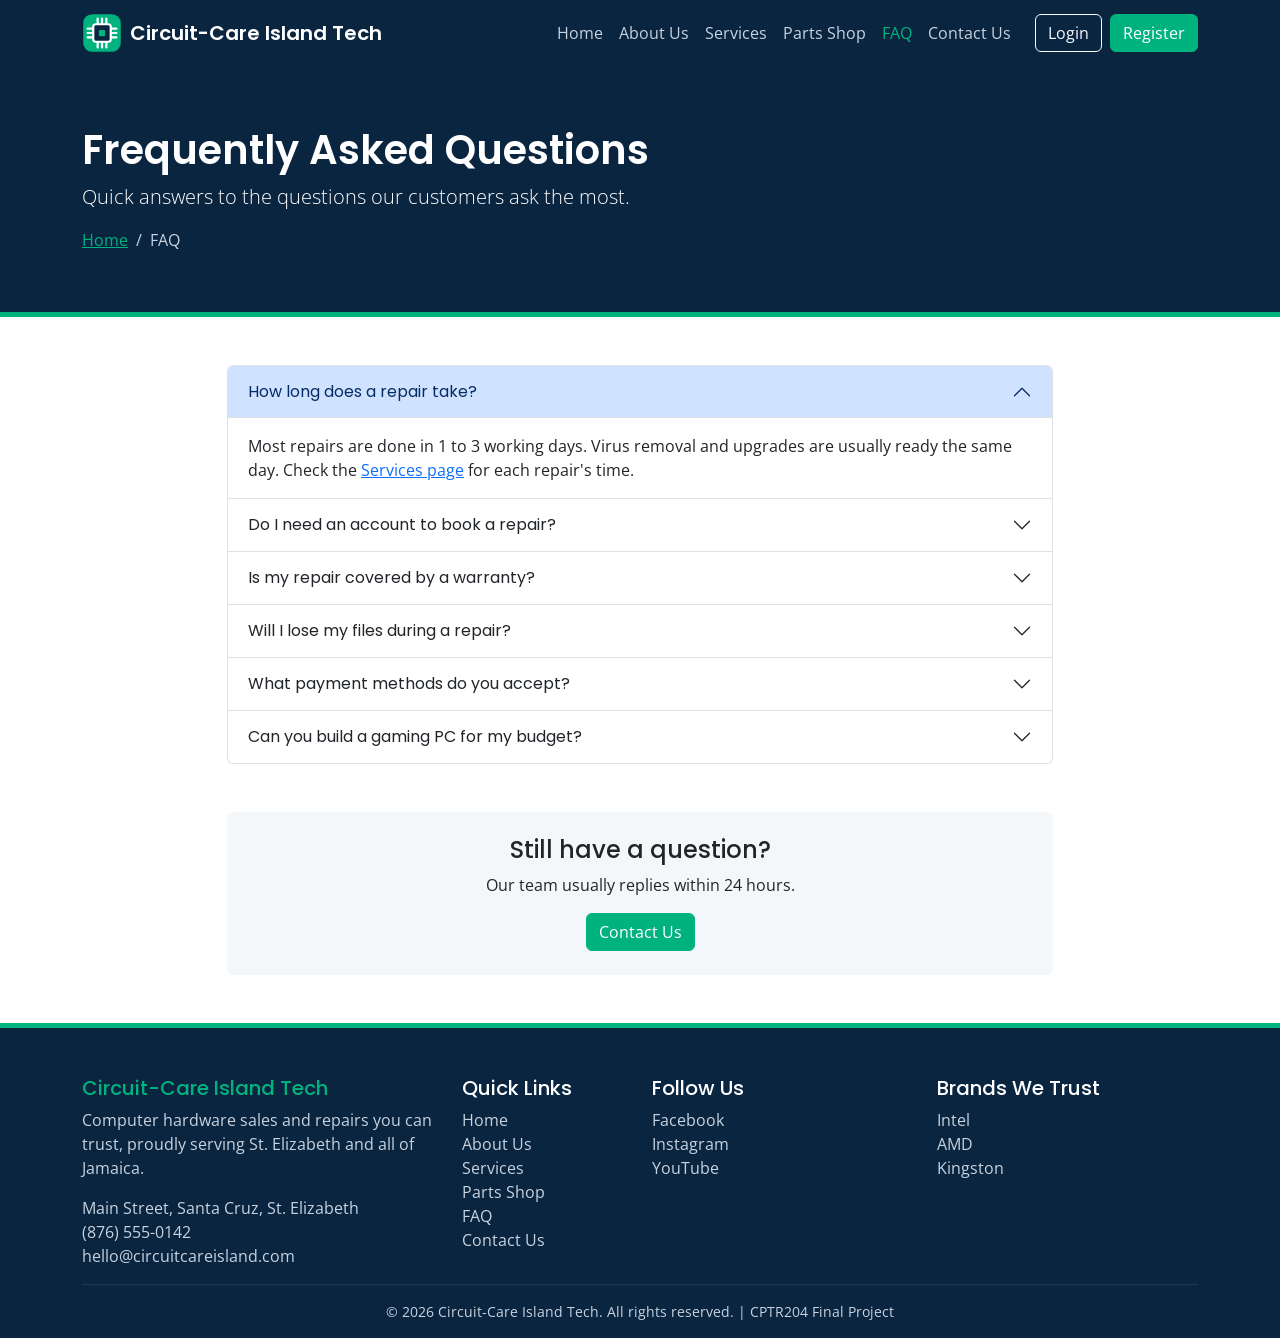
<file: faq.html>
<!DOCTYPE html>
<html lang="en">
<head>
  <meta charset="UTF-8">
  <meta name="viewport" content="width=device-width, initial-scale=1.0">
  <title>FAQ | Circuit-Care Island Tech</title>

  <!-- BOOTSTRAP CSS -->
  <link href="https://cdn.jsdelivr.net/npm/bootstrap@5.3.8/dist/css/bootstrap.min.css" rel="stylesheet">

  <!-- GOOGLE FONTS (Poppins for headings, Open Sans for text) -->
  <link
    href="https://fonts.googleapis.com/css2?family=Open+Sans:wght@400;600;700&family=Poppins:wght@500;600;700&display=swap"
    rel="stylesheet">

  <!-- OUR OWN CSS (EXTERNAL) -->
  <link href="css/style.css" rel="stylesheet">
</head>

<body>

  <!-- HEADER + NAVBAR -->
  <header>
    <nav class="navbar navbar-expand-lg navbar-dark bg-circuit">
      <div class="container">
        <a class="navbar-brand d-flex align-items-center gap-2" href="index.html">
          <img src="images/logo.svg" alt="Circuit-Care Island Tech logo" width="40" height="40">
          Circuit-Care Island Tech
        </a>
        <button class="navbar-toggler" type="button" data-bs-toggle="collapse" data-bs-target="#mainNav"
          aria-controls="mainNav" aria-expanded="false" aria-label="Toggle navigation">
          <span class="navbar-toggler-icon"></span>
        </button>
        <div class="collapse navbar-collapse" id="mainNav">
          <ul class="navbar-nav ms-auto">
            <li class="nav-item"><a class="nav-link" href="index.html">Home</a></li>
            <li class="nav-item"><a class="nav-link" href="about.html">About Us</a></li>
            <li class="nav-item"><a class="nav-link" href="services.html">Services</a></li>
            <li class="nav-item"><a class="nav-link" href="parts.html">Parts Shop</a></li>
            <li class="nav-item"><a class="nav-link active" aria-current="page" href="faq.html">FAQ</a></li>
            <li class="nav-item"><a class="nav-link" href="contact.html">Contact Us</a></li>
          </ul>
          <div class="d-flex gap-2 ms-lg-3 mt-2 mt-lg-0">
            <a class="btn btn-outline-light" href="login.html">Login</a>
            <a class="btn btn-circuit" href="register.html">Register</a>
          </div>
        </div>
      </div>
    </nav>
  </header>

  <!-- Main Content -->
  <main>
    <!-- Page Banner and Breadcrumb -->
    <section class="page-banner">
      <div class="container">
        <h1>Frequently Asked Questions</h1>
        <p class="lead mb-3">Quick answers to the questions our customers ask the most.</p>
        <nav aria-label="breadcrumb">
          <ol class="breadcrumb mb-0">
            <li class="breadcrumb-item"><a href="index.html">Home</a></li>
            <li class="breadcrumb-item active" aria-current="page">FAQ</li>
          </ol>
        </nav>
      </div>
    </section>

    <!-- FAQ (Accordion) -->
    <section class="py-5">
      <div class="container" style="max-width: 850px" ;>
        <div class="accordion" id="faqAccordion">

          <!-- Question 1 -->
          <div class="accordion-item">
            <h2 class="accordion-header">
              <button class="accordion-button" type="button" data-bs-toggle="collapse" data-bs-target="#faq1"
                aria-expanded="true" aria-controls="faq1">
                How long does a repair take?
              </button>
            </h2>
            <div id="faq1" class="accordion-collapse collapse show" data-bs-parent="#faqAccordion">
              <div class="accordion-body">
                Most repairs are done in 1 to 3 working days. Virus removal and upgrades are usually ready
                the same day.
                Check the <a href="services.html">Services page</a> for each repair's time.
              </div>
            </div>
          </div>


          <!-- Question 2 -->
          <div class="accordion-item">
            <h2 class="accordion-header">
              <button class="accordion-button collapsed" type="button" data-bs-toggle="collapse" data-bs-target="#faq2"
                aria-expanded="false" aria-controls="faq2">
                Do I need an account to book a repair?
              </button>
            </h2>
            <div id="faq2" class="accordion-collapse collapse" data-bs-parent="#faqAccordion">
              <div class="accordion-body">
                Yes. A free account lets you book repairs and track them online.
                You can <a href="register.html">register here</a> in under a minute.
              </div>
            </div>
          </div>

          <!-- Question 3 -->
          <div class="accordion-item">
            <h2 class="accordion-header">
              <button class="accordion-button collapsed" type="button" data-bs-toggle="collapse" data-bs-target="#faq3"
                aria-expanded="false" aria-controls="faq3">
                Is my repair covered by a warranty?
              </button>
            </h2>
            <div id="faq3" class="accordion-collapse collapse" data-bs-parent="#faqAccordion">
              <div class="accordion-body">
                Every repair and every part we install comes with a 90-day warranty.
                If the same problem comes back in that time, we fix it free of charge.
              </div>
            </div>
          </div>

          <!-- Question 4 -->
          <div class="accordion-item">
            <h2 class="accordion-header">
              <button class="accordion-button collapsed" type="button" data-bs-toggle="collapse" data-bs-target="#faq4"
                aria-expanded="false" aria-controls="faq4">
                Will I lose my files during a repair?
              </button>
            </h2>
            <div id="faq4" class="accordion-collapse collapse" data-bs-parent="#faqAccordion">
              <div class="accordion-body">
                We always try to keep your files safe, and we offer a free backup before any major repair.
                If a drive has already failed, ask about our <a href="services.html">Data Recovery service</a>.
              </div>
            </div>
          </div>

          <!-- Question 5 -->
          <div class="accordion-item">
            <h2 class="accordion-header">
              <button class="accordion-button collapsed" type="button" data-bs-toggle="collapse" data-bs-target="#faq5"
                aria-expanded="false" aria-controls="faq5">
                What payment methods do you accept?
              </button>
            </h2>
            <div id="faq5" class="accordion-collapse collapse" data-bs-parent="#faqAccordion">
              <div class="accordion-body">
                We accept the various payment methods:
                <ul>
                  <li>Cash</li>
                  <li>Debit Cards</li>
                  <li>Credit Cards</li>
                  <li>Bank Transfers</li>
                </ul>
                Payment is made when you collect your device.
              </div>
            </div>
          </div>

          <!-- Question 6 -->
          <div class="accordion-item">
            <h2 class="accordion-header">
              <button class="accordion-button collapsed" type="button" data-bs-toggle="collapse" data-bs-target="#faq6"
                aria-expanded="false" aria-controls="faq6">
                Can you build a gaming PC for my budget?
              </button>
            </h2>
            <div id="faq6" class="accordion-collapse collapse" data-bs-parent="#faqAccordion">
              <div class="accordion-body">
                Yes! <br>Tell us your budget and the games you play, and we will suggest parts, build the PC and
                test it for you.
                See the <a href="parts.html">Parts Shop</a> for what we have in stock.
              </div>
            </div>
          </div>
        </div>
      </div>
    </section>
    
    <!-- Still Have Questions?-->
     <section class="pb-5">
      <div class="container" style="max-width: 850px;">
        <div class="card bg-soft border-0 text-center">
          <div class="card-body p-4">
            <h2 class="h4">Still have a question?</h2>
            <p class="mb-3">Our team usually replies within 24 hours.</p>
            <a href="contact.html" class="btn btn-circuit">Contact Us</a>
          </div>
        </div>
      </div>
     </section>
  </main>

  <!-- FOOTER -->
  <footer class="bg-circuit text-white pt-5 pb-3">
    <div class="container">
      <div class="row g-4">
        <!-- FOOTER: ABOUT THE STORE -->
        <div class="col-md-4">
          <h2 class="h5 text-circuit">Circuit-Care Island Tech</h2>
          <p class="footer-text">Computer hardware sales and repairs you can trust, proudly serving St. Elizabeth and
            all of Jamaica.</p>
          <p class="footer-text mb-0">Main Street, Santa Cruz, St. Elizabeth<br>(876)
            555-0142<br>hello@circuitcareisland.com</p>
        </div>

        <!-- FOOTER: QUICK LINKS -->
        <div class="col-6 col-md-2">
          <h2 class="h5">Quick Links</h2>
          <ul class="list-unstyled">
            <li><a class="footer-link" href="index.html">Home</a></li>
            <li><a class="footer-link" href="about.html">About Us</a></li>
            <li><a class="footer-link" href="services.html">Services</a></li>
            <li><a class="footer-link" href="parts.html">Parts Shop</a></li>
            <li><a class="footer-link" href="faq.html">FAQ</a></li>
            <li><a class="footer-link" href="contact.html">Contact Us</a></li>
          </ul>
        </div>

        <!-- FOOTER: FOLLOW US (EXTERNAL LINKS - OPEN IN A NEW TAB) -->
        <div class="col-6 col-md-3">
          <h2 class="h5">Follow Us</h2>
          <ul class="list-unstyled">
            <li><a class="footer-link" href="https://www.facebook.com" target="_blank" rel="noopener">Facebook</a></li>
            <li><a class="footer-link" href="https://www.instagram.com" target="_blank" rel="noopener">Instagram</a>
            </li>
            <li><a class="footer-link" href="https://www.youtube.com" target="_blank" rel="noopener">YouTube</a></li>
          </ul>
        </div>

        <!-- FOOTER: BRANDS WE TRUST (EXTERNAL LINKS - OPEN IN A NEW TAB) -->
        <div class="col-md-3">
          <h2 class="h5">Brands We Trust</h2>
          <ul class="list-unstyled">
            <li><a class="footer-link" href="https://www.intel.com" target="_blank" rel="noopener">Intel</a></li>
            <li><a class="footer-link" href="https://www.amd.com" target="_blank" rel="noopener">AMD</a></li>
            <li><a class="footer-link" href="https://www.kingston.com" target="_blank" rel="noopener">Kingston</a></li>
          </ul>
        </div>
      </div>
      <hr class="border-secondary">
      <p class="text-center footer-text small mb-0">&copy; 2026 Circuit-Care Island Tech. All rights reserved. | CPTR204
        Final Project</p>
    </div>
  </footer>

  <!-- BOOTSTRAP JAVASCRIPT -->
  <script src="https://cdn.jsdelivr.net/npm/bootstrap@5.3.8/dist/js/bootstrap.bundle.min.js"></script>

  <!-- Shared Code: Accounts, Cart and Navbar (Every Page) -->
  <script src="js/store.js"></script>
</body>

</html>
</file>
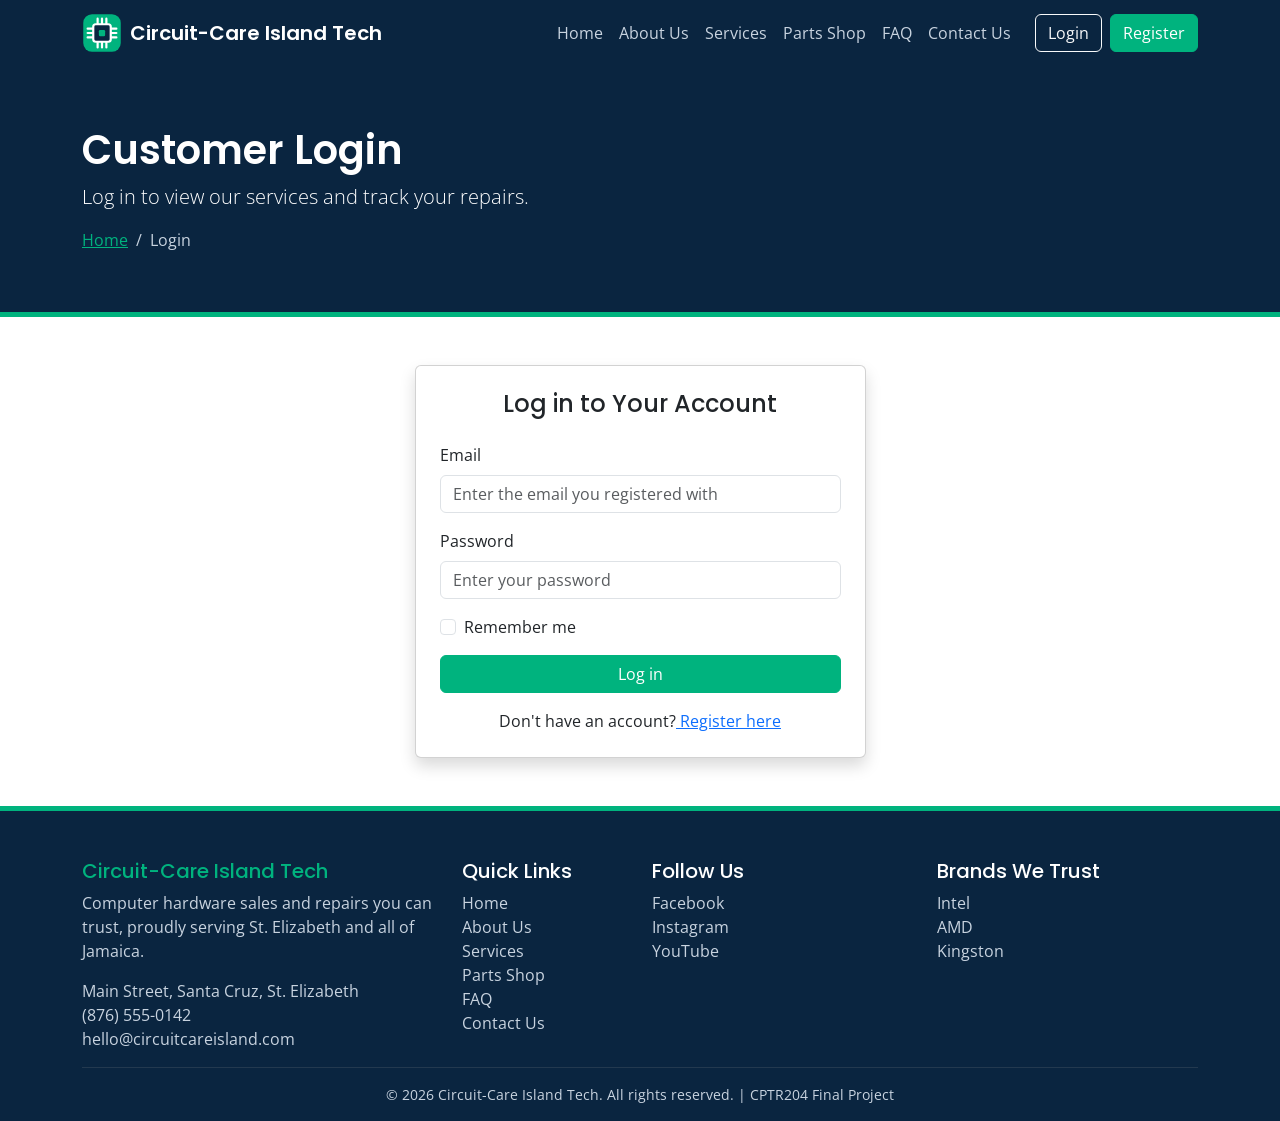
<file: login.html>
<!DOCTYPE html>
<html lang="en">
<head>
  <meta charset="UTF-8">
  <meta name="viewport" content="width=device-width, initial-scale=1.0">
  <title>Login | Circuit-Care Island Tech</title>

  <!-- BOOTSTRAP CSS -->
  <link href="https://cdn.jsdelivr.net/npm/bootstrap@5.3.8/dist/css/bootstrap.min.css" rel="stylesheet">

  <!-- GOOGLE FONTS -->
  <link href="https://fonts.googleapis.com/css2?family=Open+Sans:wght@400;600;700&family=Poppins:wght@500;600;700&display=swap" rel="stylesheet">

  <!-- CSS (EXTERNAL) -->
  <link href="css/style.css" rel="stylesheet">
</head>
<body>

    <!-- HEADER and NAVBAR -->
  <header>
    <nav class="navbar navbar-expand-lg navbar-dark bg-circuit">
      <div class="container">
        <a class="navbar-brand d-flex align-items-center gap-2" href="index.html">
          <img src="images/logo.svg" alt="Circuit-Care Island Tech logo" width="40" height="40">
          Circuit-Care Island Tech
        </a>
        <button class="navbar-toggler" type="button" data-bs-toggle="collapse" data-bs-target="#mainNav" aria-controls="mainNav" aria-expanded="false" aria-label="Toggle navigation">
          <span class="navbar-toggler-icon"></span>
        </button>

        <div class="collapse navbar-collapse" id="mainNav">
          <ul class="navbar-nav ms-auto">
            <li class="nav-item"><a class="nav-link" href="index.html">Home</a></li>
            <li class="nav-item"><a class="nav-link" href="about.html">About Us</a></li>
            <li class="nav-item"><a class="nav-link" href="services.html">Services</a></li>
            <li class="nav-item"><a class="nav-link" href="parts.html">Parts Shop</a></li>
            <li class="nav-item"><a class="nav-link" href="faq.html">FAQ</a></li>
            <li class="nav-item"><a class="nav-link" href="contact.html">Contact Us</a></li>
          </ul>

          <div class="d-flex gap-2 ms-lg-3 mt-2 mt-lg-0">
            <a class="btn btn-outline-light" href="login.html">Login</a>
            <a class="btn btn-circuit" href="register.html">Register</a>
          </div>
        </div>
      </div>
    </nav>
  </header>

  <!-- Main Content -->
  <main>
    <!-- Page Banner and Breadcrumb -->
     <section class="page-banner">
      <div class="container">
        <h1>Customer Login</h1>
        <p class="lead mb-3">Log in to view our services and track your repairs.</p>
        <nav aria-label="breadcrumb">
          <ol class="breadcrumb mb-0">
            <li class="breadcrumb-item"><a href="index.html">Home</a></li>
            <li class="breadcrumb-item active" aria-current="page">Login</li>
          </ol>
        </nav>
      </div>
     </section>

     
    <!-- Login Form -->
     <section class="py-5">
      <div class="container">
        <div class="row justify-content-center">
          <div class="col-md-7 col-lg-5">
            <div class="card shadow">
              <div class="card-body p-4">
                <h2 class="h4 text-center mb-4">Log in to Your Account</h2>
                
                <!-- Message Box (Javascript places error message)-->
                 <div id="loginMessage"></div>

                 <!--Login Form -->
                 <form id="loginForm">
                  <div class="mb-3">
                    <label for="username" class="form-label">Email</label>
                    <input type="text" class="form-control" id="username" placeholder="Enter the email you registered with">
                  </div>

                  <div class="mb-3">
                    <label for="password" class="form-label">Password</label>
                    <input type="password" class="form-control" id="password" placeholder="Enter your password">
                  </div>

                  <div class="form-check mb-3">
                    <input type="checkbox" class="form-check-input" id="rememberMe">
                    <label for="rememberMe" class="form-check-label">Remember me</label>
                  </div>
                  
                  <button type="submit" class="btn btn-circuit w-100">Log in</button>
                 </form>
                 
                 <p class="text-center mt-3 mb-0">Don't have an account?<a href="register.html">
                  Register here</a></p>
              </div>
            </div>
          </div>
        </div>
      </div>
     </section>


  </main>

  <!-- FOOTER -->
  <footer class="bg-circuit text-white pt-5 pb-3">
    <div class="container">
      <div class="row g-4">

        <!-- FOOTER: ABOUT THE STORE -->
        <div class="col-md-4">
          <h2 class="h5 text-circuit">Circuit-Care Island Tech</h2>
          <p class="footer-text">Computer hardware sales and repairs you can trust, proudly serving St. Elizabeth and all of Jamaica.</p>
          <p class="footer-text mb-0">Main Street, Santa Cruz, St. Elizabeth<br>(876) 555-0142<br>hello@circuitcareisland.com</p>
        </div>

        <!-- FOOTER: QUICK LINKS -->
        <div class="col-6 col-md-2">
          <h2 class="h5">Quick Links</h2>
          <ul class="list-unstyled">
            <li><a class="footer-link" href="index.html">Home</a></li>
            <li><a class="footer-link" href="about.html">About Us</a></li>
            <li><a class="footer-link" href="services.html">Services</a></li>
            <li><a class="footer-link" href="parts.html">Parts Shop</a></li>
            <li><a class="footer-link" href="faq.html">FAQ</a></li>
            <li><a class="footer-link" href="contact.html">Contact Us</a></li>
          </ul>
        </div>

        <!-- FOOTER: FOLLOW US (EXTERNAL LINKS - OPEN IN A NEW TAB) -->
        <div class="col-6 col-md-3">
          <h2 class="h5">Follow Us</h2>
          <ul class="list-unstyled">
            <li><a class="footer-link" href="https://www.facebook.com" target="_blank" rel="noopener">Facebook</a></li>
            <li><a class="footer-link" href="https://www.instagram.com" target="_blank" rel="noopener">Instagram</a></li>
            <li><a class="footer-link" href="https://www.youtube.com" target="_blank" rel="noopener">YouTube</a></li>
          </ul>
        </div>

        <!-- FOOTER: BRANDS WE TRUST (EXTERNAL LINKS - OPEN IN A NEW TAB) -->
        <div class="col-md-3">
          <h2 class="h5">Brands We Trust</h2>
          <ul class="list-unstyled">
            <li><a class="footer-link" href="https://www.intel.com" target="_blank" rel="noopener">Intel</a></li>
            <li><a class="footer-link" href="https://www.amd.com" target="_blank" rel="noopener">AMD</a></li>
            <li><a class="footer-link" href="https://www.kingston.com" target="_blank" rel="noopener">Kingston</a></li>
          </ul>
        </div>
      </div>
      <hr class="border-secondary">
      <p class="text-center footer-text small mb-0">&copy; 2026 Circuit-Care Island Tech. All rights reserved. | CPTR204 Final Project</p>
    </div>
  </footer>

  <!-- Bootstrap JavaScript -->
  <script src="https://cdn.jsdelivr.net/npm/bootstrap@5.3.8/dist/js/bootstrap.bundle.min.js"></script>

  <!-- Shared Code: Accounts, Cart and Navbar (Every Page) -->
  <script src="js/store.js"></script>
  
  <!-- OUR JAVASCRIPT FOR THIS PAGE -->
  <script src="js/login.js"></script>
</body>
</html>
</file>
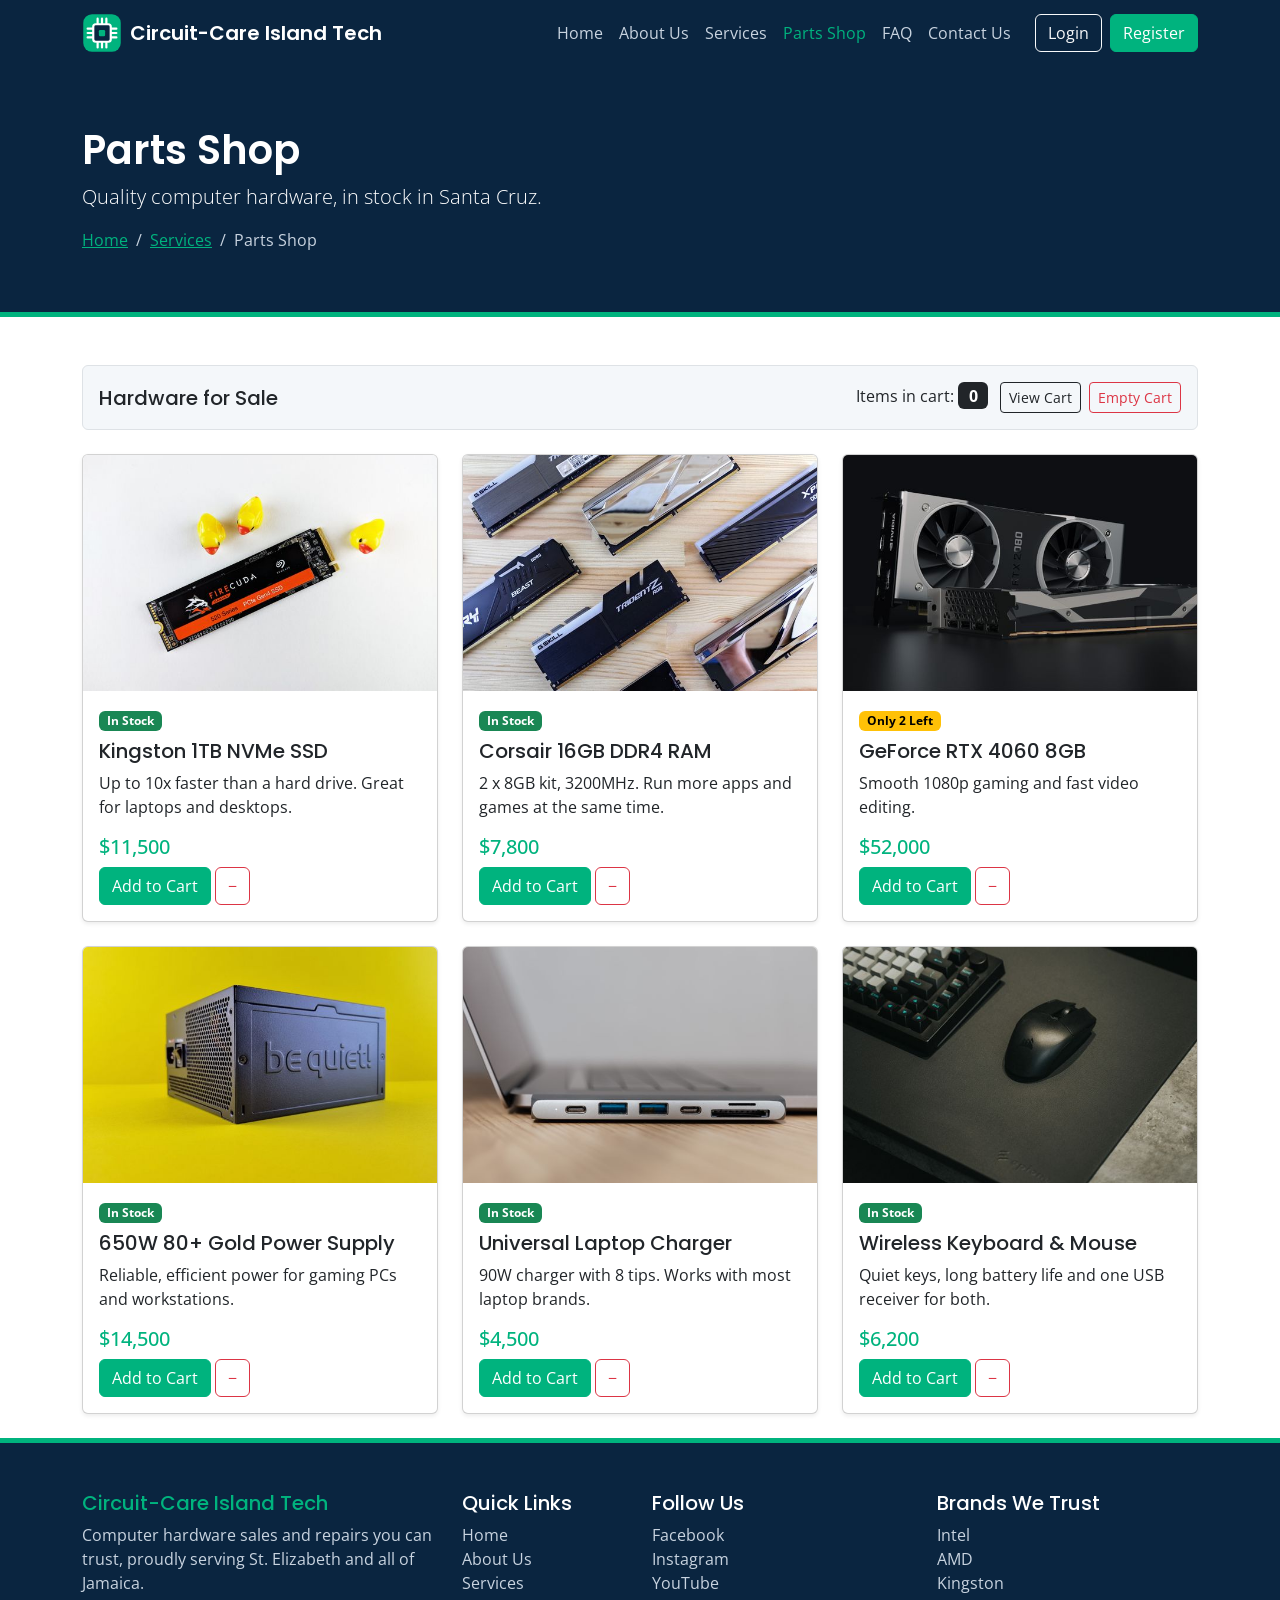
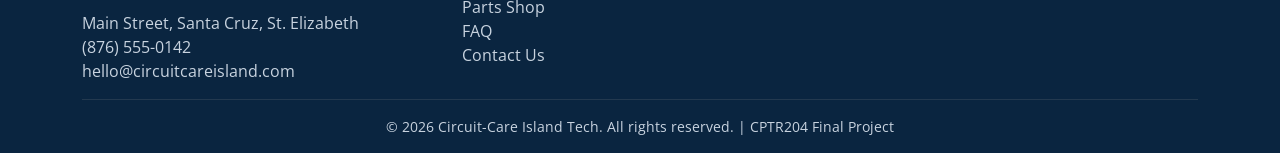
<file: parts.html>
<!DOCTYPE html>
<html lang="en">
<head>
  <meta charset="UTF-8">
  <meta name="viewport" content="width=device-width, initial-scale=1.0">
  <title>Parts Shop | Circuit-Care Island Tech</title>

  <!-- BOOTSTRAP CSS -->
  <link href="https://cdn.jsdelivr.net/npm/bootstrap@5.3.8/dist/css/bootstrap.min.css" rel="stylesheet">

  <!-- GOOGLE FONTS (Poppins for headings, Open Sans for text) -->
  <link href="https://fonts.googleapis.com/css2?family=Open+Sans:wght@400;600;700&family=Poppins:wght@500;600;700&display=swap" rel="stylesheet">
  
  <!-- OUR OWN CSS (EXTERNAL) -->
  <link href="css/style.css" rel="stylesheet">
</head>
<body>

  <!-- HEADER + NAVBAR -->
  <header>
    <nav class="navbar navbar-expand-lg navbar-dark bg-circuit">
      <div class="container">
        <a class="navbar-brand d-flex align-items-center gap-2" href="index.html">
          <img src="images/logo.svg" alt="Circuit-Care Island Tech logo" width="40" height="40">
          Circuit-Care Island Tech
        </a>
        <button class="navbar-toggler" type="button" data-bs-toggle="collapse" data-bs-target="#mainNav" aria-controls="mainNav" aria-expanded="false" aria-label="Toggle navigation">
          <span class="navbar-toggler-icon"></span>
        </button>
        <div class="collapse navbar-collapse" id="mainNav">
          <ul class="navbar-nav ms-auto">
            <li class="nav-item"><a class="nav-link" href="index.html">Home</a></li>
            <li class="nav-item"><a class="nav-link" href="about.html">About Us</a></li>
            <li class="nav-item"><a class="nav-link" href="services.html">Services</a></li>
            <li class="nav-item"><a class="nav-link active" aria-current="page" href="parts.html">Parts Shop</a></li>
            <li class="nav-item"><a class="nav-link" href="faq.html">FAQ</a></li>
            <li class="nav-item"><a class="nav-link" href="contact.html">Contact Us</a></li>
          </ul>
          <div class="d-flex gap-2 ms-lg-3 mt-2 mt-lg-0">
            <a class="btn btn-outline-light" href="login.html">Login</a>
            <a class="btn btn-circuit" href="register.html">Register</a>
          </div>
        </div>
      </div>
    </nav>
  </header>

  <!-- Main Content -->
  <main>
    <!-- Page Banner and Breadcrumb  -->
    <section class="page-banner">
      <div class="container">
        <h1>Parts Shop</h1>
        <p class="lead mb-3">Quality computer hardware, in stock in Santa Cruz.</p>
        <nav aria-label="breadcrumb">
          <ol class="breadcrumb mb-0">
            <li class="breadcrumb-item"><a href="index.html">Home</a></li>
            <li class="breadcrumb-item"><a href="services.html">Services</a></li>
            <li class="breadcrumb-item active" aria-current="page">Parts Shop</li>
          </ol>
        </nav>
      </div>
    </section>

    <!-- Cart Bar -->
    <section class="pt-5">
      <div class="container">
        <div class="d-flex justify-content-between align-items-center border rounded p-3 bg-soft">
          <h2 class="h5 mb-0">Hardware for Sale</h2>
          <p class="mb-0">Items in cart: <span id="cartCount" class="badge text-bg-dark fs-6">0</span>
            <button type="button" class="btn btn-outline-dark btn-sm ms-2" data-bs-toggle="collapse" data-bs-target="#cartList">View Cart</button>
            <button type="button" class="btn btn-outline-danger btn-sm ms-1" onclick="emptyCart()">Empty Cart</button>
          </p>
        </div>

        <!-- Cart List (opens and closes with View Cart) -->
        <div class="collapse" id="cartList">
          <ul id="cartItems" class="list-group mt-3">
            <li class="list-group-item text-muted">Your cart is empty.</li>
          </ul>
        </div>

        <!-- Message Box (JavaScript shows "added to cart" here) -->
        <div id="cartMessage"></div>
      </div>
    </section>

    <!-- Product Cards -->
    <section class="py-4">
      <div class="container">
        <div class="row g-4">

          <!-- Product 1 -->
          <div class="col-md-6 col-lg-4">
            <div class="card h-100 shadow-sm card-hover">
              <img src="images/part-ssd.jpg" class="card-img-top" alt="Kingston 1TB NVMe SSD">
              <div class="card-body">
                <span class="badge text-bg-success mb-2">In Stock</span>
                <h3 class="h5 card-title">Kingston 1TB NVMe SSD</h3>
                <p class="card-text">Up to 10x faster than a hard drive. Great for laptops and desktops.</p>
                <p class="h5 text-circuit">$11,500</p>
                <button type="button" class="btn btn-circuit" onclick="addToCart('Kingston 1TB NVMe SSD', 11500)">Add to Cart</button>
                <button type="button" class="btn btn-outline-danger" onclick="removeFromCart('Kingston 1TB NVMe SSD')">−</button>
              </div>
            </div>
          </div>

          <!-- Product 2 -->
          <div class="col-md-6 col-lg-4">
            <div class="card h-100 shadow-sm card-hover">
              <img src="images/part-ram.jpg" class="card-img-top" alt="Corsair 16GB DDR4 RAM">
              <div class="card-body">
                <span class="badge text-bg-success mb-2">In Stock</span>
                <h3 class="h5 card-title">Corsair 16GB DDR4 RAM</h3>
                <p class="card-text">2 x 8GB kit, 3200MHz. Run more apps and games at the same time.</p>
                <p class="h5 text-circuit">$7,800</p>
                <button type="button" class="btn btn-circuit" onclick="addToCart('Corsair 16GB DDR4 RAM', 7800)">Add to Cart</button>
                <button type="button" class="btn btn-outline-danger" onclick="removeFromCart('Corsair 16GB DDR4 RAM')">−</button>
              </div>
            </div>
          </div>

          <!-- Product 3 -->
          <div class="col-md-6 col-lg-4">
            <div class="card h-100 shadow-sm card-hover">
              <img src="images/part-gpu.jpg" class="card-img-top" alt="NVIDIA GeForce RTX 4060 graphics card">
              <div class="card-body">
                <span class="badge text-bg-warning mb-2">Only 2 Left</span>
                <h3 class="h5 card-title">GeForce RTX 4060 8GB</h3>
                <p class="card-text">Smooth 1080p gaming and fast video editing.</p>
                <p class="h5 text-circuit">$52,000</p>
                <button type="button" class="btn btn-circuit" onclick="addToCart('GeForce RTX 4060 8GB', 52000)">Add to Cart</button>
                <button type="button" class="btn btn-outline-danger" onclick="removeFromCart('GeForce RTX 4060 8GB')">−</button>
              </div>
            </div>
          </div>

          <!-- Product 4-->
          <div class="col-md-6 col-lg-4">
            <div class="card h-100 shadow-sm card-hover">
              <img src="images/part-psu.jpg" class="card-img-top" alt="650W power supply">
              <div class="card-body">
                <span class="badge text-bg-success mb-2">In Stock</span>
                <h3 class="h5 card-title">650W 80+ Gold Power Supply</h3>
                <p class="card-text">Reliable, efficient power for gaming PCs and workstations.</p>
                <p class="h5 text-circuit">$14,500</p>
                <button type="button" class="btn btn-circuit" onclick="addToCart('650W 80+ Gold Power Supply', 14500)">Add to Cart</button>
                <button type="button" class="btn btn-outline-danger" onclick="removeFromCart('650W 80+ Gold Power Supply')">−</button>
              </div>
            </div>
          </div>

          <!-- Product 5 -->
          <div class="col-md-6 col-lg-4">
            <div class="card h-100 shadow-sm card-hover">
              <img src="images/part-charger.jpg" class="card-img-top" alt="Universal laptop charger">
              <div class="card-body">
                <span class="badge text-bg-success mb-2">In Stock</span>
                <h3 class="h5 card-title">Universal Laptop Charger</h3>
                <p class="card-text">90W charger with 8 tips. Works with most laptop brands.</p>
                <p class="h5 text-circuit">$4,500</p>
                <button type="button" class="btn btn-circuit" onclick="addToCart('Universal Laptop Charger', 4500)">Add to Cart</button>
                <button type="button" class="btn btn-outline-danger" onclick="removeFromCart('Universal Laptop Charger')">−</button>
              </div>
            </div>
          </div>

          <!-- Product 6 -->
          <div class="col-md-6 col-lg-4">
            <div class="card h-100 shadow-sm card-hover">
              <img src="images/part-keyboard.jpg" class="card-img-top" alt="Wireless keyboard and mouse">
              <div class="card-body">
                <span class="badge text-bg-success mb-2">In Stock</span>
                <h3 class="h5 card-title">Wireless Keyboard &amp; Mouse</h3>
                <p class="card-text">Quiet keys, long battery life and one USB receiver for both.</p>
                <p class="h5 text-circuit">$6,200</p>
                <button type="button" class="btn btn-circuit" onclick="addToCart('Wireless Keyboard and Mouse', 6200)">Add to Cart</button>
                <button type="button" class="btn btn-outline-danger" onclick="removeFromCart('Wireless Keyboard and Mouse')">−</button>
              </div>
            </div>
          </div>
        </div>
      </div>
    </section>
  </main>

  <!-- FOOTER -->
  <footer class="bg-circuit text-white pt-5 pb-3">
    <div class="container">
      <div class="row g-4">

        <!-- FOOTER: ABOUT THE STORE -->
        <div class="col-md-4">
          <h2 class="h5 text-circuit">Circuit-Care Island Tech</h2>
          <p class="footer-text">Computer hardware sales and repairs you can trust, proudly serving St. Elizabeth and all of Jamaica.</p>
          <p class="footer-text mb-0">Main Street, Santa Cruz, St. Elizabeth<br>(876) 555-0142<br>hello@circuitcareisland.com</p>
        </div>

        <!-- FOOTER: QUICK LINKS -->
        <div class="col-6 col-md-2">
          <h2 class="h5">Quick Links</h2>
          <ul class="list-unstyled">
            <li><a class="footer-link" href="index.html">Home</a></li>
            <li><a class="footer-link" href="about.html">About Us</a></li>
            <li><a class="footer-link" href="services.html">Services</a></li>
            <li><a class="footer-link" href="parts.html">Parts Shop</a></li>
            <li><a class="footer-link" href="faq.html">FAQ</a></li>
            <li><a class="footer-link" href="contact.html">Contact Us</a></li>
          </ul>
        </div>
        
        <!-- FOOTER: FOLLOW US (EXTERNAL LINKS - OPEN IN A NEW TAB) -->
        <div class="col-6 col-md-3">
          <h2 class="h5">Follow Us</h2>
          <ul class="list-unstyled">
            <li><a class="footer-link" href="https://www.facebook.com" target="_blank" rel="noopener">Facebook</a></li>
            <li><a class="footer-link" href="https://www.instagram.com" target="_blank" rel="noopener">Instagram</a></li>
            <li><a class="footer-link" href="https://www.youtube.com" target="_blank" rel="noopener">YouTube</a></li>
          </ul>
        </div>

        <!-- FOOTER: BRANDS WE TRUST (EXTERNAL LINKS - OPEN IN A NEW TAB) -->
        <div class="col-md-3">
          <h2 class="h5">Brands We Trust</h2>
          <ul class="list-unstyled">
            <li><a class="footer-link" href="https://www.intel.com" target="_blank" rel="noopener">Intel</a></li>
            <li><a class="footer-link" href="https://www.amd.com" target="_blank" rel="noopener">AMD</a></li>
            <li><a class="footer-link" href="https://www.kingston.com" target="_blank" rel="noopener">Kingston</a></li>
          </ul>
        </div>
      </div>
      <hr class="border-secondary">
      <p class="text-center footer-text small mb-0">&copy; 2026 Circuit-Care Island Tech. All rights reserved. | CPTR204 Final Project</p>
    </div>
  </footer>

  <!-- BOOTSTRAP JAVASCRIPT -->
  <script src="https://cdn.jsdelivr.net/npm/bootstrap@5.3.8/dist/js/bootstrap.bundle.min.js"></script>

  <!-- Shared Code: Accounts, Cart and Navbar (Every Page) -->
  <script src="js/store.js"></script>

  <!-- OUR JAVASCRIPT FOR THIS PAGE -->
  <script src="js/parts.js"></script>
</body>
</html>
</file>
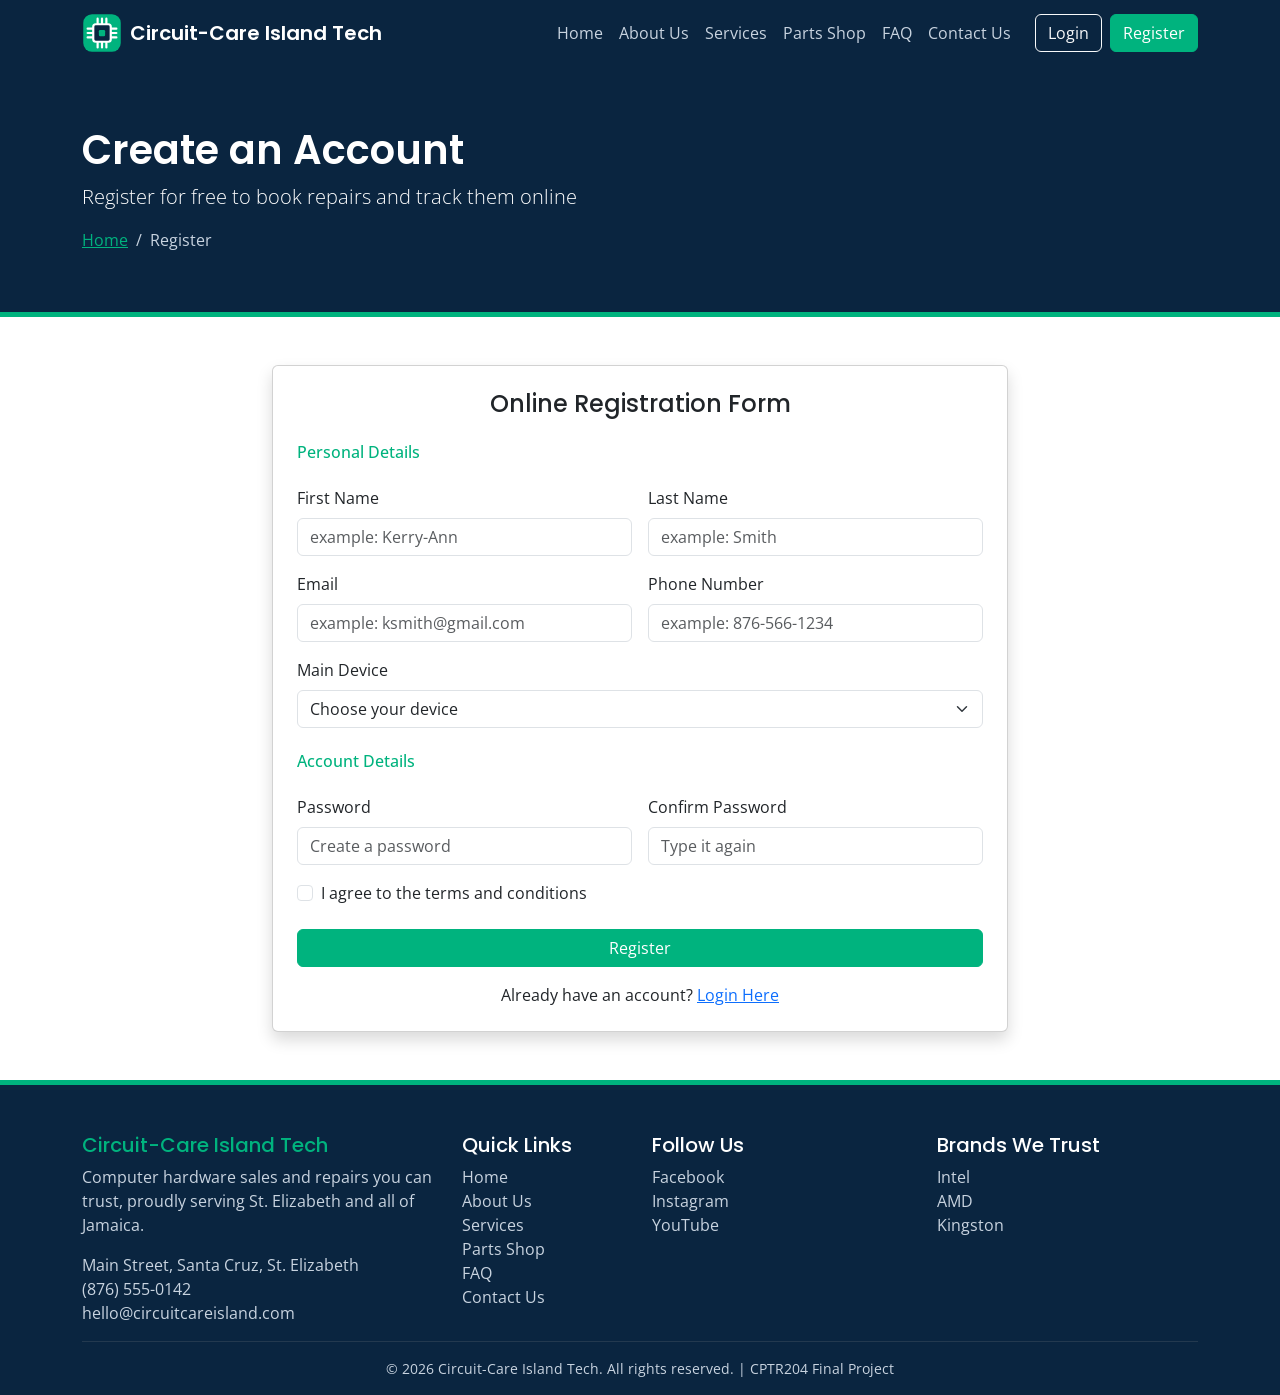
<file: register.html>
<!DOCTYPE html>
<html lang="en">
<head>
  <meta charset="UTF-8">
  <meta name="viewport" content="width=device-width, initial-scale=1.0">
  <title>Register | Circuit-Care Island Tech</title>

  <!-- BOOTSTRAP CSS -->
  <link href="https://cdn.jsdelivr.net/npm/bootstrap@5.3.8/dist/css/bootstrap.min.css" rel="stylesheet">

  <!-- GOOGLE FONTS (Poppins for headings, Open Sans for text) -->
  <link href="https://fonts.googleapis.com/css2?family=Open+Sans:wght@400;600;700&family=Poppins:wght@500;600;700&display=swap" rel="stylesheet">

  <!-- OUR OWN CSS (EXTERNAL) -->
  <link href="css/style.css" rel="stylesheet">
</head>
<body>

  <!-- HEADER + NAVBAR -->
  <header>
    <nav class="navbar navbar-expand-lg navbar-dark bg-circuit">
      <div class="container">
        <a class="navbar-brand d-flex align-items-center gap-2" href="index.html">
          <img src="images/logo.svg" alt="Circuit-Care Island Tech logo" width="40" height="40">
          Circuit-Care Island Tech
        </a>
        <button class="navbar-toggler" type="button" data-bs-toggle="collapse" data-bs-target="#mainNav" aria-controls="mainNav" aria-expanded="false" aria-label="Toggle navigation">
          <span class="navbar-toggler-icon"></span>
        </button>
        <div class="collapse navbar-collapse" id="mainNav">
          <ul class="navbar-nav ms-auto">
            <li class="nav-item"><a class="nav-link" href="index.html">Home</a></li>
            <li class="nav-item"><a class="nav-link" href="about.html">About Us</a></li>
            <li class="nav-item"><a class="nav-link" href="services.html">Services</a></li>
            <li class="nav-item"><a class="nav-link" href="parts.html">Parts Shop</a></li>
            <li class="nav-item"><a class="nav-link" href="faq.html">FAQ</a></li>
            <li class="nav-item"><a class="nav-link" href="contact.html">Contact Us</a></li>
          </ul>
          <div class="d-flex gap-2 ms-lg-3 mt-2 mt-lg-0">
            <a class="btn btn-outline-light" href="login.html">Login</a>
            <a class="btn btn-circuit" href="register.html">Register</a>
          </div>
        </div>
      </div>
    </nav>
  </header>

  <!-- MAIN CONTENT -->
  <main>
    <!-- Page Banner -->
     <section class="page-banner">
      <div class="container">
        <h1>Create an Account</h1>
        <p class="lead mb-3">Register for free to book repairs and track them online</p>
        <nav aria-label="breadcrumb">
          <ol class="breadcrumb mb-0">
            <li class="breadcrumb-item"><a href="index.html">Home</a></li>
            <li class="breadcrumb-item active" aria-current="page">Register</li>
          </ol>
        </nav>
      </div>
     </section>

    <!-- Registration Form -->
     <section class="py-5">
      <div class="container">
        <div class="row justify-content-center">
          <div class="col-lg-8">
            <div class="card shadow">
              <div class="card-body p-4">
                <h2 class="h4 text-center mb-4">Online Registration Form</h2>

                <!-- Message Box (Javascript ) -->
                 <div id="registerMessage"></div>

                 <form id="registerForm">
                  <!-- Personal Details -->
                   <fieldset class="mb-4">
                    <legend class="h6 text-circuit">Personal Details</legend>
                    <div class="row g-3">

                      <div class="col-md-6">
                        <label for="firstName" class="form-label">First Name</label>
                        <input type="text" class="form-control" id="firstName" placeholder="example: Kerry-Ann">
                      </div>

                      <div class="col-md-6">
                        <label for="lastName" class="form-label">Last Name</label>
                        <input type="text" class="form-control" id="lastName" placeholder="example: Smith">
                      </div>

                      <div class="col-md-6">
                        <label for="email" class="form-label">Email</label>
                        <input type="email" class="form-control" id="email" placeholder="example: ksmith@gmail.com">
                      </div>

                       <div class="col-md-6">
                        <label for="phone" class="form-label">Phone Number</label>
                        <input type="tel" class="form-control" id="phone" placeholder="example: 876-566-1234">
                      </div>

                      <div class="col-12">
                        <label for="deviceType" class="form-label">Main Device</label>
                        <select class="form-select" id="deviceType">
                          <option value=""> Choose your device </option>
                          <option value="Laptop">Laptop</option>
                          <option value="Desktop">Desktop</option>
                          <option value="Gaming PC">Gaming PC</option>
                          <option value="Other">Other</option>
                        </select>
                      </div>
                    </div>
                   </fieldset>

                  <!-- Account Details -->
                   <fieldset class="mb-3">
                    <legend class="h6 text-circuit">Account Details</legend>
                    <div class="row g-3">

                      <div class="col-md-6">
                        <label for="regPassword" class="form-label">Password</label>
                        <input type="password" class="form-control" id="regPassword" placeholder="Create a password">
                      </div>

                      <div class="col-md-6">
                        <label for="confirmPassword" class="form-label">Confirm Password</label>
                        <input type="password" class="form-control" id="confirmPassword" placeholder="Type it again">
                      </div>

                    </div>
                   </fieldset>

                  <!-- Terms and Register Button -->
                  <div class="form-check mb-4">
                    <input type="checkbox" class="form-check-input" id="terms">
                    <label for="terms" class="form-check-label">I agree to the terms and conditions</label>
                  </div>
                  
                  <button type="submit" class="btn btn-circuit w-100">Register</button>
                 </form>

                 <p class="text-center mt-3 mb-0">Already have an account? <a href="login.html">Login Here</a></p>
              </div>
            </div>
          </div>
        </div>
      </div>
     </section>
  </main>

  <!-- FOOTER -->
  <footer class="bg-circuit text-white pt-5 pb-3">
    <div class="container">
      <div class="row g-4">
        <!-- FOOTER: ABOUT THE STORE -->
        <div class="col-md-4">
          <h2 class="h5 text-circuit">Circuit-Care Island Tech</h2>
          <p class="footer-text">Computer hardware sales and repairs you can trust, proudly serving St. Elizabeth and all of Jamaica.</p>
          <p class="footer-text mb-0">Main Street, Santa Cruz, St. Elizabeth<br>(876) 555-0142<br>hello@circuitcareisland.com</p>
        </div>
        <!-- FOOTER: QUICK LINKS -->
        <div class="col-6 col-md-2">
          <h2 class="h5">Quick Links</h2>
          <ul class="list-unstyled">
            <li><a class="footer-link" href="index.html">Home</a></li>
            <li><a class="footer-link" href="about.html">About Us</a></li>
            <li><a class="footer-link" href="services.html">Services</a></li>
            <li><a class="footer-link" href="parts.html">Parts Shop</a></li>
            <li><a class="footer-link" href="faq.html">FAQ</a></li>
            <li><a class="footer-link" href="contact.html">Contact Us</a></li>
          </ul>
        </div>

        <!-- FOOTER: FOLLOW US (EXTERNAL LINKS - OPEN IN A NEW TAB) -->
        <div class="col-6 col-md-3">
          <h2 class="h5">Follow Us</h2>
          <ul class="list-unstyled">
            <li><a class="footer-link" href="https://www.facebook.com" target="_blank" rel="noopener">Facebook</a></li>
            <li><a class="footer-link" href="https://www.instagram.com" target="_blank" rel="noopener">Instagram</a></li>
            <li><a class="footer-link" href="https://www.youtube.com" target="_blank" rel="noopener">YouTube</a></li>
          </ul>
        </div>

        <!-- FOOTER: BRANDS WE TRUST (EXTERNAL LINKS - OPEN IN A NEW TAB) -->
        <div class="col-md-3">
          <h2 class="h5">Brands We Trust</h2>
          <ul class="list-unstyled">
            <li><a class="footer-link" href="https://www.intel.com" target="_blank" rel="noopener">Intel</a></li>
            <li><a class="footer-link" href="https://www.amd.com" target="_blank" rel="noopener">AMD</a></li>
            <li><a class="footer-link" href="https://www.kingston.com" target="_blank" rel="noopener">Kingston</a></li>
          </ul>
        </div>
      </div>
      <hr class="border-secondary">
      <p class="text-center footer-text small mb-0">&copy; 2026 Circuit-Care Island Tech. All rights reserved. | CPTR204 Final Project</p>
    </div>
  </footer>

  <!-- BOOTSTRAP JAVASCRIPT (needed for the navbar menu, carousel and accordion) -->
  <script src="https://cdn.jsdelivr.net/npm/bootstrap@5.3.8/dist/js/bootstrap.bundle.min.js"></script>

  <!-- Shared Code: Accounts, Cart and Navbar (Every Page) -->
  <script src="js/store.js"></script>

  <!-- OUR JAVASCRIPT FOR THIS PAGE -->
  <script src="js/register.js"></script>
</body>
</html>
</file>
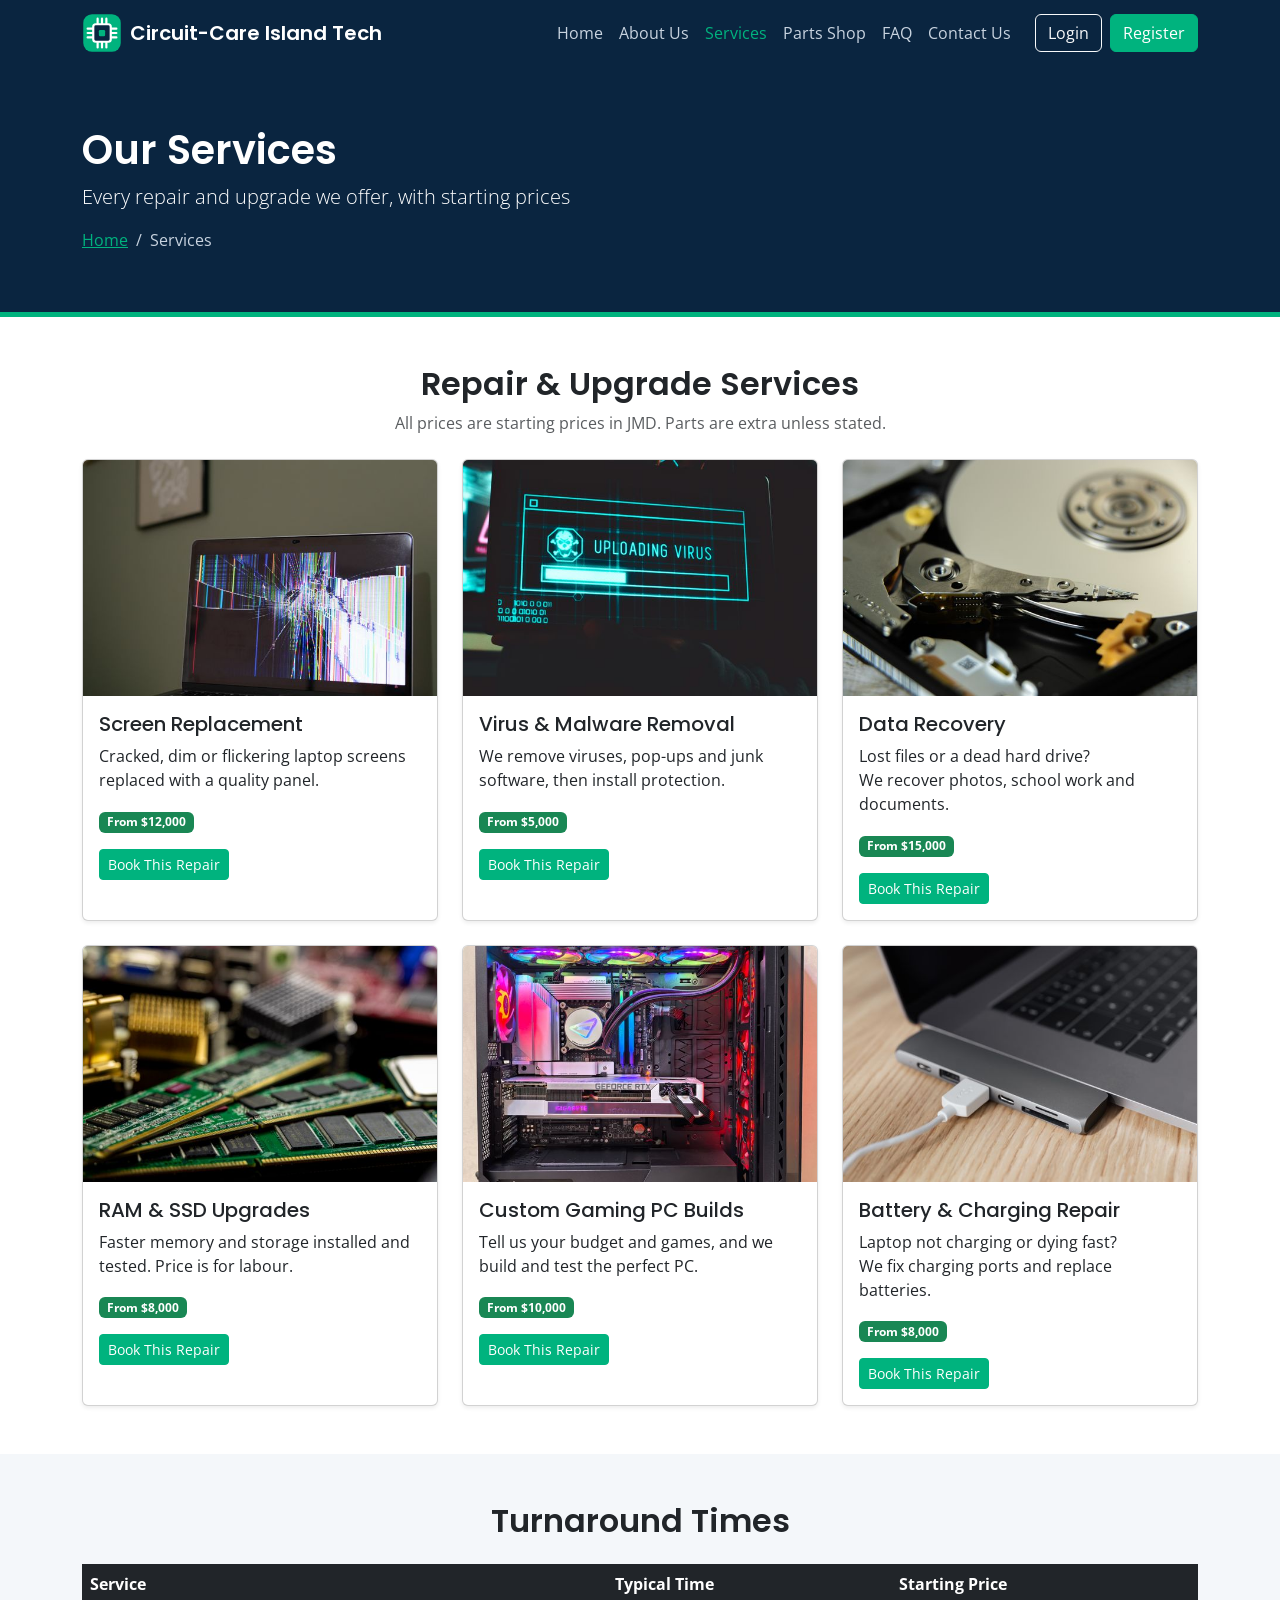
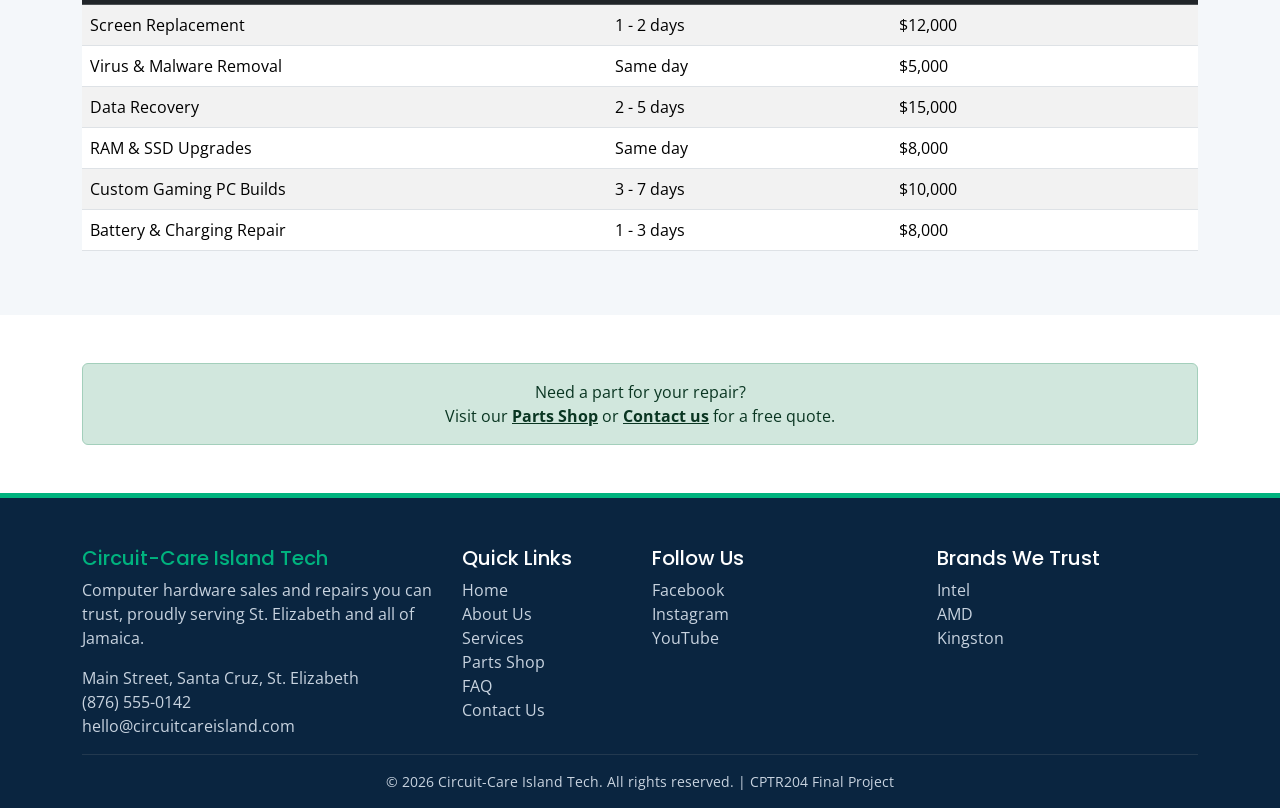
<file: services.html>
<!DOCTYPE html>
<html lang="en">

<head>
  <meta charset="UTF-8">
  <meta name="viewport" content="width=device-width, initial-scale=1.0">
  <title>Services | Circuit-Care Island Tech</title>

  <!-- BOOTSTRAP CSS -->
  <link href="https://cdn.jsdelivr.net/npm/bootstrap@5.3.8/dist/css/bootstrap.min.css" rel="stylesheet">

  <!-- GOOGLE FONTS (Poppins for headings, Open Sans for text) -->
  <link
    href="https://fonts.googleapis.com/css2?family=Open+Sans:wght@400;600;700&family=Poppins:wght@500;600;700&display=swap"
    rel="stylesheet">

  <!-- OUR OWN CSS (EXTERNAL) -->
  <link href="css/style.css" rel="stylesheet">
</head>

<body>

  <!-- HEADER + NAVBAR -->
  <header>
    <nav class="navbar navbar-expand-lg navbar-dark bg-circuit">
      <div class="container">
        <a class="navbar-brand d-flex align-items-center gap-2" href="index.html">
          <img src="images/logo.svg" alt="Circuit-Care Island Tech logo" width="40" height="40">
          Circuit-Care Island Tech
        </a>
        <button class="navbar-toggler" type="button" data-bs-toggle="collapse" data-bs-target="#mainNav"
          aria-controls="mainNav" aria-expanded="false" aria-label="Toggle navigation">
          <span class="navbar-toggler-icon"></span>
        </button>
        <div class="collapse navbar-collapse" id="mainNav">
          <ul class="navbar-nav ms-auto">
            <li class="nav-item"><a class="nav-link" href="index.html">Home</a></li>
            <li class="nav-item"><a class="nav-link" href="about.html">About Us</a></li>
            <li class="nav-item"><a class="nav-link active" aria-current="page" href="services.html">Services</a></li>
            <li class="nav-item"><a class="nav-link" href="parts.html">Parts Shop</a></li>
            <li class="nav-item"><a class="nav-link" href="faq.html">FAQ</a></li>
            <li class="nav-item"><a class="nav-link" href="contact.html">Contact Us</a></li>
          </ul>
          <div class="d-flex gap-2 ms-lg-3 mt-2 mt-lg-0">
            <a class="btn btn-outline-light" href="login.html">Login</a>
            <a class="btn btn-circuit" href="register.html">Register</a>
          </div>
        </div>
      </div>
    </nav>
  </header>

  <!-- MAIN CONTENT -->
  <main>
    <!-- Page Banner and Breadcrumb -->
    <section class="page-banner">
      <div class="container">
        <h1>Our Services</h1>
        <p class="lead mb-3">Every repair and upgrade we offer, with starting prices</p>
        <nav aria-label="breadcrumb">
          <ol class="breadcrumb mb-0">
            <li class="breadcrumb-item"><a href="index.html">Home</a></li>
            <li class="breadcrumb-item active" aria-current="page">Services</li>
          </ol>
        </nav>
      </div>
    </section>

    <!-- SERVICE CARDS -->
    <section class="py-5">
      <div class="container">
        <h2 class="text-center mb-2">Repair &amp; Upgrade Services</h2>
        <p class="text-center text-muted mb-4">All prices are starting prices in JMD. Parts are
          extra unless stated.</p>

        <div class="row g-4">
          <!-- Service 1 -->
          <div class="col-md-6 col-lg-4">
            <div class="card h-100 shadow-sm card-hover">
              <img src="images/service-screen.jpg" class="card-img-top" alt="Screen replacement">
              <div class="card-body">
                <h3 class="h5 card-title">Screen Replacement</h3>
                <p class="card-text">Cracked, dim or flickering laptop screens replaced with a quality
                  panel.</p>
                <span class="badge text-bg-success mb-3">From $12,000</span><br>
                <a href="register.html" class="btn btn-circuit btn-sm">Book This Repair</a>
              </div>
            </div>
          </div>

          <!-- Service 2 -->
          <div class="col-md-6 col-lg-4">
            <div class="card h-100 shadow-sm card-hover">
              <img src="images/service-virus.jpg" class="card-img-top" alt="Virus and malware removal">
              <div class="card-body">
                <h3 class="h5 card-title">Virus &amp; Malware Removal</h3>
                <p class="card-text">We remove viruses, pop-ups and junk software, then install protection.
                </p>
                <span class="badge text-bg-success mb-3">From $5,000</span><br>
                <a href="register.html" class="btn btn-circuit btn-sm">Book This Repair</a>
              </div>
            </div>
          </div>

          <!-- Service 3 -->
          <div class="col-md-6 col-lg-4">
            <div class="card h-100 shadow-sm card-hover">
              <img src="images/service-data.jpg" class="card-img-top" alt="Data recovery">
              <div class="card-body">
                <h3 class="h5 card-title">Data Recovery</h3>
                <p class="card-text">Lost files or a dead hard drive? <br> We recover photos, school work and
                  documents.</p>
                <span class="badge text-bg-success mb-3">From $15,000</span><br>
                <a href="register.html" class="btn btn-circuit btn-sm">Book This Repair</a>
              </div>
            </div>
          </div>

          <!-- Service 4 -->
          <div class="col-md-6 col-lg-4">
            <div class="card h-100 shadow-sm card-hover">
              <img src="images/service-upgrade.jpg" class="card-img-top" alt="RAM and SSD upgrades">
              <div class="card-body">
                <h3 class="h5 card-title">RAM &amp; SSD Upgrades</h3>
                <p class="card-text">Faster memory and storage installed and tested. Price is for labour.
                </p>
                <span class="badge text-bg-success mb-3">From $8,000</span><br>
                <a href="register.html" class="btn btn-circuit btn-sm">Book This Repair</a>
              </div>
            </div>
          </div>

          <!-- Service 5 -->
          <div class="col-md-6 col-lg-4">
            <div class="card h-100 shadow-sm card-hover">
              <img src="images/service-build.jpg" class="card-img-top" alt="Custom gaming PC build">
              <div class="card-body">
                <h3 class="h5 card-title">Custom Gaming PC Builds</h3>
                <p class="card-text">Tell us your budget and games, and we build and test the perfect PC.
                </p>
                <span class="badge text-bg-success mb-3">From $10,000</span><br>
                <a href="register.html" class="btn btn-circuit btn-sm">Book This Repair</a>
              </div>
            </div>
          </div>

          <!-- Service 6 -->
          <div class="col-md-6 col-lg-4">
            <div class="card h-100 shadow-sm card-hover">
              <img src="images/service-battery.jpg" class="card-img-top" alt="Battery and charging repair">
              <div class="card-body">
                <h3 class="h5 card-title">Battery &amp; Charging Repair</h3>
                <p class="card-text">Laptop not charging or dying fast? <br> We fix charging ports and replace
                  batteries.</p>
                <span class="badge text-bg-success mb-3">From $8,000</span><br>
                <a href="register.html" class="btn btn-circuit btn-sm">Book This Repair</a>
              </div>
            </div>
          </div>
        </div>
      </div>
    </section>

    <!-- Turnaround Table -->
    <section class="bg-soft py-5">
      <div class="container">
        <h2 class="text-center mb-4">Turnaround Times</h2>
        <div class="table-responsive">
          <table class="table table-striped table-hover bg-white">
            <thead class="table-dark">

              <tr>
                <th>Service</th>
                <th>Typical Time</th>
                <th>Starting Price</th>
              </tr>
            </thead>

            <tbody>
              <tr>
                <td>Screen Replacement</td>
                <td>1 - 2 days</td>
                <td>$12,000</td>
              </tr>

              <tr>
                <td>Virus &amp; Malware Removal</td>
                <td>Same day</td>
                <td>$5,000</td>
              </tr>

              <tr>
                <td>Data Recovery</td>
                <td>2 - 5 days</td>
                <td>$15,000</td>
              </tr>

              <tr>
                <td>RAM &amp; SSD Upgrades</td>
                <td>Same day</td>
                <td>$8,000</td>
              </tr>

              <tr>
                <td>Custom Gaming PC Builds</td>
                <td>3 - 7 days</td>
                <td>$10,000</td>
              </tr>

              <tr>
                <td>Battery &amp; Charging Repair</td>
                <td>1 - 3 days</td>
                <td>$8,000</td>
              </tr>

            </tbody>
          </table>
        </div>
      </div>
    </section>

    <!-- Alert: Link to Parts Shop -->
     <section class="py-5">
      <div class="container">
        <div class="alert alert-success text-center mb-0" role="alert">
          Need a part for your repair? <br> Visit our <a href="parts.html" class="alert-link">Parts Shop</a>
          or <a href="contact.html" class="alert-link">Contact us</a> for a free quote.
        </div>
      </div>
     </section>

  </main>

  <!-- FOOTER -->
  <footer class="bg-circuit text-white pt-5 pb-3">
    <div class="container">
      <div class="row g-4">

        <!-- FOOTER: ABOUT THE STORE -->
        <div class="col-md-4">
          <h2 class="h5 text-circuit">Circuit-Care Island Tech</h2>
          <p class="footer-text">Computer hardware sales and repairs you can trust, proudly serving St. Elizabeth and
            all of Jamaica.</p>
          <p class="footer-text mb-0">Main Street, Santa Cruz, St. Elizabeth<br>(876)
            555-0142<br>hello@circuitcareisland.com</p>
        </div>

        <!-- FOOTER: QUICK LINKS -->
        <div class="col-6 col-md-2">
          <h2 class="h5">Quick Links</h2>
          <ul class="list-unstyled">
            <li><a class="footer-link" href="index.html">Home</a></li>
            <li><a class="footer-link" href="about.html">About Us</a></li>
            <li><a class="footer-link" href="services.html">Services</a></li>
            <li><a class="footer-link" href="parts.html">Parts Shop</a></li>
            <li><a class="footer-link" href="faq.html">FAQ</a></li>
            <li><a class="footer-link" href="contact.html">Contact Us</a></li>
          </ul>
        </div>

        <!-- FOOTER: FOLLOW US (EXTERNAL LINKS - OPEN IN A NEW TAB) -->
        <div class="col-6 col-md-3">
          <h2 class="h5">Follow Us</h2>
          <ul class="list-unstyled">
            <li><a class="footer-link" href="https://www.facebook.com" target="_blank" rel="noopener">Facebook</a></li>
            <li><a class="footer-link" href="https://www.instagram.com" target="_blank" rel="noopener">Instagram</a>
            </li>
            <li><a class="footer-link" href="https://www.youtube.com" target="_blank" rel="noopener">YouTube</a></li>
          </ul>
        </div>

        <!-- FOOTER: BRANDS WE TRUST (EXTERNAL LINKS - OPEN IN A NEW TAB) -->
        <div class="col-md-3">
          <h2 class="h5">Brands We Trust</h2>
          <ul class="list-unstyled">
            <li><a class="footer-link" href="https://www.intel.com" target="_blank" rel="noopener">Intel</a></li>
            <li><a class="footer-link" href="https://www.amd.com" target="_blank" rel="noopener">AMD</a></li>
            <li><a class="footer-link" href="https://www.kingston.com" target="_blank" rel="noopener">Kingston</a></li>
          </ul>
        </div>
      </div>
      <hr class="border-secondary">
      <p class="text-center footer-text small mb-0">&copy; 2026 Circuit-Care Island Tech. All rights reserved. | CPTR204
        Final Project</p>
    </div>
  </footer>

  <!-- BOOTSTRAP JAVASCRIPT -->
  <script src="https://cdn.jsdelivr.net/npm/bootstrap@5.3.8/dist/js/bootstrap.bundle.min.js"></script>

  <!-- Shared Code: Accounts, Cart and Navbar (Every Page) -->
  <script src="js/store.js"></script>
</body>

</html>
</file>
<file: css/style.css>
/* Fonts */
body {
  font-family: "Open Sans", sans-serif;
}

h1, h2, h3, h4, h5, h6, .navbar-brand {
  font-family: "Poppins", sans-serif;
  font-weight: 600;
}

/* Brand Colours */
.bg-circuit {
  background-color: #0a2540;   
}

.text-circuit {
  color: #00b37e;              
}

.bg-soft {
  background-color: #f4f7fa;   
}

/* Button */
.btn-circuit {
  background-color: #00b37e;
  border-color: #00b37e;
  color: #ffffff;
}

.btn-circuit:hover {
  background-color: #009468;   
  border-color: #009468;
  color: #ffffff;
}

/* Navbar */
@media (max-width: 575px) {
  .navbar-brand {
    font-size: 1rem;
  }
}

.navbar-nav .nav-link {
  color: #c8d3df;              
}

.navbar-nav .nav-link:hover,
.navbar-nav .nav-link.active {
  color: #00b37e;              
}

/* Page Banner */
.page-banner {
  background-color: #0a2540;
  color: #ffffff;
  padding: 60px 0;
  border-bottom: 5px solid #00b37e;
}

.page-banner .breadcrumb-item a {
  color: #00b37e;
}

.page-banner .breadcrumb-item.active,
.page-banner .breadcrumb-item + .breadcrumb-item::before {
  color: #c8d3df;
}

/* Card Hover  */
.card-hover {
  transition: transform 0.3s;
}

.card-hover:hover {
  transform: translateY(-6px);
}

/* Footer */
footer {
  border-top: 5px solid #00b37e;
}

.footer-text {
  color: #c8d3df;
}

.footer-link {
  color: #c8d3df;
  text-decoration: none;
}

.footer-link:hover {
  color: #00b37e;
  text-decoration: underline;
}
</file>
